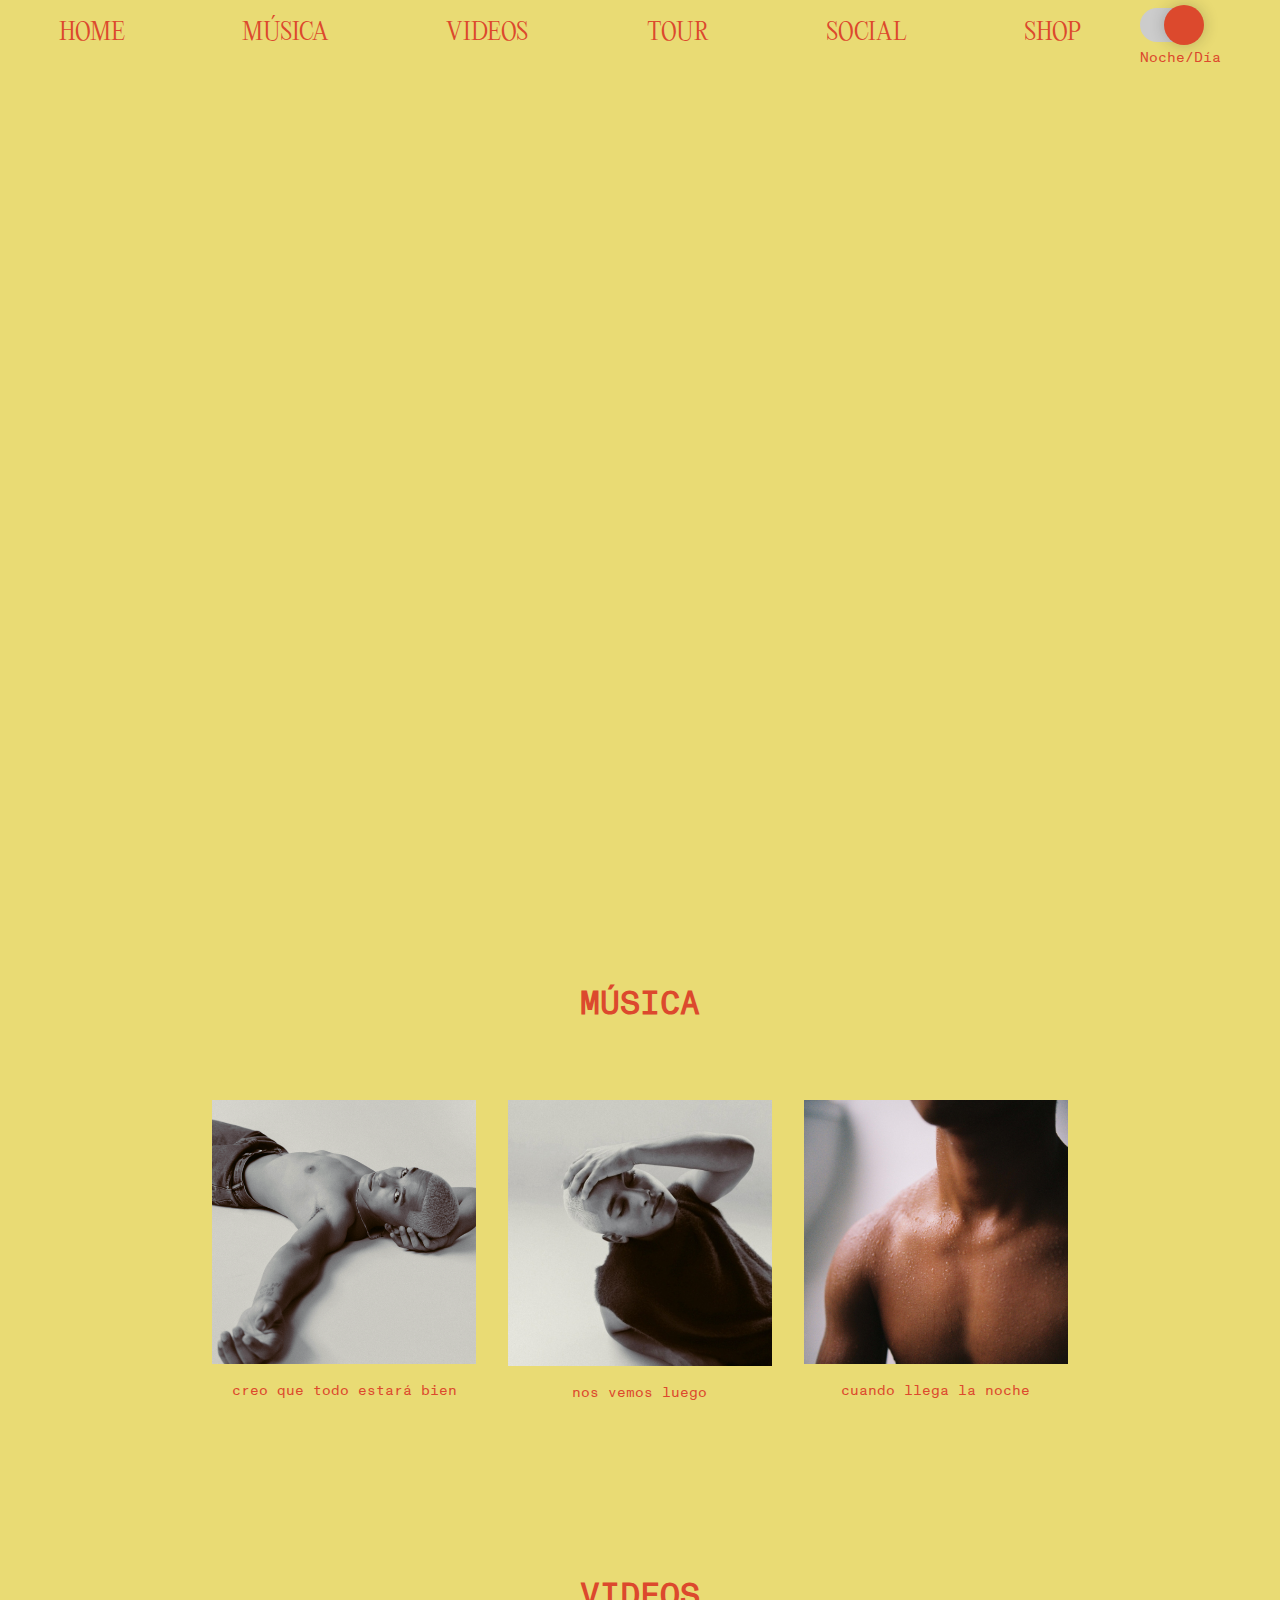
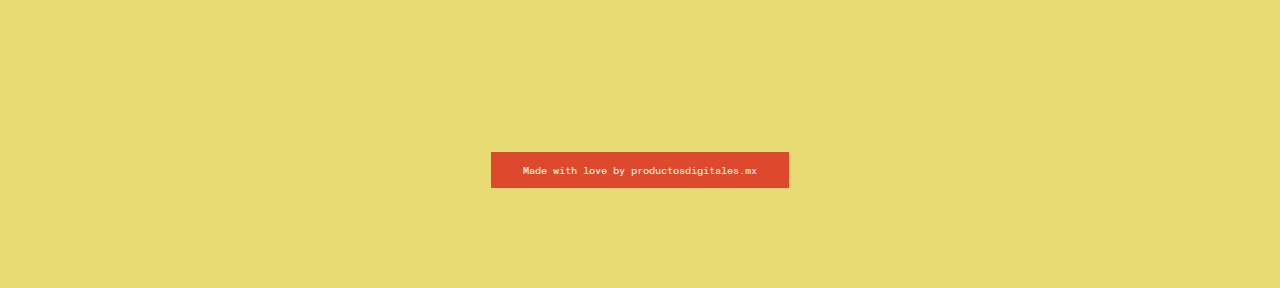
<file: index.html>
<!DOCTYPE html><!--  This site was created in Webflow. http://www.webflow.com  -->
<!--  Last Published: Tue Nov 30 2021 17:43:43 GMT+0000 (Coordinated Universal Time)  -->
<html data-wf-page="60fa00f20068beb6b74542f8" data-wf-site="60ef2adf5a32016364e40819">
<head>
  <meta charset="utf-8">
  <title>Gus</title>
  <meta content="width=device-width, initial-scale=1" name="viewport">
  <meta content="Webflow" name="generator">
  <link href="css/normalize.css" rel="stylesheet" type="text/css">
  <link href="css/webflow.css" rel="stylesheet" type="text/css">
  <link href="css/gus-50b7e5.webflow.css" rel="stylesheet" type="text/css">
  <style>@media (min-width:992px) {html.w-mod-js:not(.w-mod-ix) [data-w-id="3c3b97a3-ca54-61c8-0a9d-377acf93a6c1"] {display:none;opacity:0;}}</style>
  <!-- [if lt IE 9]><script src="https://cdnjs.cloudflare.com/ajax/libs/html5shiv/3.7.3/html5shiv.min.js" type="text/javascript"></script><![endif] -->
  <script type="text/javascript">!function(o,c){var n=c.documentElement,t=" w-mod-";n.className+=t+"js",("ontouchstart"in o||o.DocumentTouch&&c instanceof DocumentTouch)&&(n.className+=t+"touch")}(window,document);</script>
  <link href="images/favicon.png" rel="shortcut icon" type="image/x-icon">
  <link href="images/webclip.png" rel="apple-touch-icon">
  <!-- <link rel="stylesheet" href="https://cdnjs.cloudflare.com/ajax/libs/fullPage.js/3.0.5/fullpage.min.css"> -->
  <script id="mcjs">!function(c,h,i,m,p){m=c.createElement(h),p=c.getElementsByTagName(h)[0],m.async=1,m.src=i,p.parentNode.insertBefore(m,p)}(document,"script","https://chimpstatic.com/mcjs-connected/js/users/419f781f623e35b3ff30b172c/823702b47da792a2f560ef46c.js");</script>
</head>
<body class="body">
  <div>
    <div class="div-block-14">
      <div data-w-id="4307ee0e-a065-4727-8916-8bb52c017147" data-animation-type="lottie" data-src="documents/9811-loading.json" data-loop="1" data-direction="1" data-autoplay="1" data-is-ix2-target="0" data-renderer="svg" data-default-duration="3.3333333333333335" data-duration="2" class="lottie-animation"></div>
    </div>
    <div data-collapse="medium" data-animation="over-left" data-duration="400" data-easing="ease" data-easing2="ease" role="banner" class="navbar w-nav">
      <header class="bg_change">
        <nav role="navigation" class="nav_menu w-nav-menu"><img src="images/Artboard-23.svg" loading="lazy" alt="" class="logmob">
          <a href="#home" data-w-id="4307ee0e-a065-4727-8916-8bb52c01714c" class="nav_link w-nav-link">Home</a>
          <a href="#musica" data-w-id="4307ee0e-a065-4727-8916-8bb52c01714e" class="nav_link w-nav-link">Música</a>
          <a href="#video" data-w-id="4307ee0e-a065-4727-8916-8bb52c017150" class="nav_link w-nav-link">Videos</a>
          <a href="#tour" data-w-id="4307ee0e-a065-4727-8916-8bb52c017152" class="nav_link w-nav-link">Tour</a>
          <a href="#social" data-w-id="4307ee0e-a065-4727-8916-8bb52c017154" class="nav_link w-nav-link">Social</a>
          <a href="https://shop.gusmusica.com/" data-w-id="43b027e6-07ff-ba48-12cf-9ebb216aa1a4" target="_blank" class="nav_link w-nav-link">SHOP</a>
          <a href="#" class="nav_link hidden w-nav-link">Merch</a>
        </nav>
        <div class="ham w-nav-button">
          <div class="icon w-icon-nav-menu"></div>
        </div>
        <div class="div-block-15">
          <div class="html-embed-2 w-embed w-script">
            <html class="theme-light">
            <div class="container">
              <label id="switch" class="switch">
                <input type="checkbox" onchange="toggleTheme()" id="slider">
                <span class="slider round"></span>
              </label>
            </div>
            </html>
            <style>
.theme-light {
  --color-primary: #0060df;
  --color-secondary: #E9DB74;
  --color-accent: #DC492D;
  --font-color: #DC492D;
}
.theme-dark {
  --color-primary: #17ed90;
  --color-secondary: #000;
  --color-accent: #3d93ff;
  --font-color: #3d93ff;
}
.body,
.nav_menu,
.bg_change{
  background: var(--color-secondary) !important;
}
.pdmx_box{
  background: var(--color-accent) !important;
}
.tickets,
.button_ticket{
 border-color: var(--color-accent) !important;
}
.nav_link,
.heading_3,
.tickets,
.button_ticket,
.link_block,
.desc,
.ham,
.dianoche{
  color: var(--font-color) !important;
}
.theme-light .loglow{
filter: hue-rotate(164deg) brightness(.85);
}
.theme-dark .loglow{
filter: hue-rotate(0deg) brightness(1);
}
.theme-light .logmob{
filter: hue-rotate(164deg) brightness(.85);
}
.theme-dark .logmob{
filter: hue-rotate(0deg) brightness(1);
}
 .theme-dark  .nav_link.w--current{
     filter: drop-shadow(0px 0px 2px #ffffff80)
     drop-shadow(0px 0px 10px #3d93ff50)
      drop-shadow(0px 0px 20px #3d93ff10);}
       .theme-dark  .nav_link:hover{
     filter: drop-shadow(0px 0px 2px #ffffff80)
     drop-shadow(0px 0px 10px #3d93ff50)
      drop-shadow(0px 0px 20px #3d93ff10);}
       .theme-light .nav_link.w--current{
     filter: drop-shadow(0px 0px 2px #ffffff80)
     drop-shadow(0px 0px 10px #DC492D50)
      drop-shadow(0px 0px 20px #DC492D10);}
       .theme-light  .nav_link:hover{
     filter: drop-shadow(0px 0px 2px #ffffff80)
     drop-shadow(0px 0px 10px #DC492D50)
      drop-shadow(0px 0px 20px #DC492D10);}
/* The switch - the box around the slider */
.switch {
  position: relative;
  display: inline-block;
  width: 60px;
  height: 34px;
}
/* Hide default HTML checkbox */
.switch input {
  opacity: 0;
  width: 0;
  height: 0;
}
/* The slider */
.slider {
  position: absolute;
  cursor: pointer;
  top: 0;
  left: 0;
  right: 0;
  bottom: 0;
  background-color: #212121;
  -webkit-transition: 0.4s;
  transition: 0.4s;
}
.slider:before {
  position: absolute;
  content: "";
  height: 40px;
  width: 40px;
  left: 0px;
  bottom: 4px;
  top: 0;
  bottom: 0;
  margin: auto 0;
  -webkit-transition: 0.4s;
  transition: 0.4s;
  box-shadow: 0 0px 15px #2020203d;
  background: var(--color-accent) /*url('https://i.ibb.co/FxzBYR9/night.png')*/;
  background-repeat: no-repeat;
  background-position: center;
}
input:checked + .slider {
  background-color: #ccc;
}
input:focus + .slider {
  box-shadow: 0 0 1px #DC492D;
}
input:checked + .slider:before {
  -webkit-transform: translateX(24px);
  -ms-transform: translateX(24px);
  transform: translateX(24px);
  background: var(--color-accent) /*url('https://i.ibb.co/7JfqXxB/sunny.png')*/;
  background-repeat: no-repeat;
  background-position: center;
}
/* Rounded sliders */
.slider.round {
  border-radius: 34px;
}
.slider.round:before {
  border-radius: 50%;
}
</style>
            <script>
 // function to set a given theme/color-scheme
        function setTheme(themeName) {
            localStorage.setItem('theme', themeName);
            document.documentElement.className = themeName;
        }
        // function to toggle between light and dark theme
        function toggleTheme() {
            if (localStorage.getItem('theme') === 'theme-dark') {
                setTheme('theme-light');
            } else {
                setTheme('theme-dark');
            }
        }
        // Immediately invoked function to set the theme on initial load
        (function () {
            if (localStorage.getItem('theme') === 'theme-dark') {
                setTheme('theme-dark');
                document.getElementById('slider').checked = false;
            } else {
                setTheme('theme-light');
              document.getElementById('slider').checked = true;
            }
        })();
</script>
          </div>
          <div class="dianoche">Noche/Día</div>
        </div>
      </header>
    </div>
    <div id="fullPage">
      <header id="home" data-w-id="4307ee0e-a065-4727-8916-8bb52c01715f" style="opacity:0" class="section s1 wf-section">
        <div class="div-block-22">
          <div class="loglow w-embed"><svg width="100" height="auto" viewbox="0 0 930 350" fill="none" xmlns="http://www.w3.org/2000/svg">
              <path d="M932.247-692.9c-13.782,25.159-55.774,30.166-81.082,33.136-32.692,3.837-61.775-4.308-93.557-10.5-15.787-3.074-33.7-3.777-48.885,2.3-8.06,3.225-17.883,11.783-20.833,20.063-5.874,16.485,9.78,30.609,25.086,31.989,13.984,1.261,30.112-4.146,43.486-7.959,21.568-6.149,42.545-14.549,64.7-18.511,31.891-5.7,72,1.934,91.919,29.9,16.8,23.586,8.019,57.223-4.486,80.632-8.588,16.077-21.634,29.68-36.021,40.706-39.458,30.24-97.077,48.78-146.219,35.9-33.935-8.9-66.453-24.629-91.187-49.94-9.832-10.061-25.249-31.17-39.458-35.084-14.654-4.037-19.865,8.34-30.7,17.119-27.26,22.079-47.834,46.978-83.005,54.3-24.313,5.061-50.18.386-73.744-6.268-23.74-6.7-46.952-18.723-65.141-35.63-4.063-3.777-8.382-8.563-14.5-6.327-6.839,2.5-10.951,10.515-16.369,15.01-7.4,6.14-15.367,12.186-22.923,17.749a215.965,215.965,0,0,1-34.695,20.862C186.4-430.4,97.131-428.527,42.981-489.306,7.962-528.613,11.684-590.683,29.9-636.484c8.77-22.053,20.081-39.864,35.9-57.551,27.747-31.021,66.366-44.5,107.13-47.714s81.48,5.049,116.587,26.444c13.069,7.965,26.287,18.821,27.218,35.519.766,13.761-5.84,27.65-18.983,33.579-11.314,5.1-24.172,5.467-36.349,4.552-23.739-1.782-48.928-7.353-72.69-5.17-10.8.992-20.964,5.054-30.628,9.791-39.382,19.3-47.755,69.551-28.684,106.328,13.988,26.977,40.8,37.6,70.473,36.772a83.453,83.453,0,0,0,28.239-5.093A51.511,51.511,0,0,0,248-511.418c8.937-9.2,17.67-17.87,5.191-26.53-17.8-12.351-63.8-1.179-64.878-32.641-.359-10.467,10.571-18.329,19.763-20.823a73.709,73.709,0,0,1,31.187-1.067c9.663,1.635,19.169,4.389,29.03,4.577a111.067,111.067,0,0,0,46.113-9.1c9.145-4.02,17.818-9.3,28.051-9.914,18.087-1.076,35.177,10.117,46.114,23.721,11.75,14.617,25.859,33.556,46.636,33.573,22.259.018,44.788-12.523,62.675-24.783,26.2-17.958,53.488-37.776,87.467-31.272,23.76,4.548,44.773,18.2,67.572,25.623,31.485,10.249,54.8,19.327,89.4,37.078,13.884,7.124,33.171,22.724,50.629,15.465,7.78-3.242,9.943-10.525,6.452-17.808-5.872-12.248-28.1-19.189-40.193-23.273-52.976-17.893-145.453-14.189-162.275-81.912C589.2-681.633,595.613-714,624.221-732.34c28-17.949,61.71-16.43,93.249-12.144,28,3.806,55.072,14.17,83.587,13.951,28.829-.223,56.6-10.623,85.539-10.326,20.659.212,51.834,13.718,49.442,36.524A30.419,30.419,0,0,1,932.247-692.9Z" transform="translate(-16.321 747.259)" fill="#3d93ff"></path>
            </svg>
            <style>
svg {
  position: absolute; 
  z-index:99;
  top: 50%; 
  left: 50%; 
  transform: translate(-50%, -50%);
  width: 100% !important; 
  text-align:center;
  /*animation-name: animate;*/
  animation-duration: 0.8s;
  animation-iteration-count: infinite;
  animation-direction: alternate;
      filter: drop-shadow(0px 0px 1px #3d93ff)
    drop-shadow(0px 0px 3px #3d93ff)
    drop-shadow(0px 0px 20px #3d93ff50)
}
/*svg:hover {
  animation-name: animatex;
    filter: drop-shadow(0px 0px 3px #3d93ff)
    drop-shadow(0px 0px 6px #3d93ff)
    drop-shadow(0px 0px 30px #3d93ff50)
}*/
@keyframes animate {
  0% {
    filter: drop-shadow(0px 0px 1px #3d93ff)
    drop-shadow(0px 0px 3px #3d93ff)
    drop-shadow(0px 0px 20px #3d93ff50)
  }
  100% {
    filter: drop-shadow(0px 0px 3px #3d93ff)
    drop-shadow(0px 0px 6px #3d93ff)
    drop-shadow(0px 0px 30px #3d93ff50)
  }
}
@keyframes animatex {
  0% {
    filter: drop-shadow(0px 0px 1px #3d93ff)
    drop-shadow(0px 0px 6px #3d93ff)
    drop-shadow(0px 0px 30px #3d93ff10)
  }
  100% {
    filter: drop-shadow(0px 0px 3px #3d93ff)
    drop-shadow(0px 0px 10px #3d93ff)
    drop-shadow(0px 0px 60px #3d93ff10)
  }
}
</style>
          </div>
          <div data-w-id="3c3b97a3-ca54-61c8-0a9d-377acf93a6c1" class="loglow extra w-embed"><svg width="100" height="auto" viewbox="0 0 930 350" fill="none" xmlns="http://www.w3.org/2000/svg">
              <path d="M932.247-692.9c-13.782,25.159-55.774,30.166-81.082,33.136-32.692,3.837-61.775-4.308-93.557-10.5-15.787-3.074-33.7-3.777-48.885,2.3-8.06,3.225-17.883,11.783-20.833,20.063-5.874,16.485,9.78,30.609,25.086,31.989,13.984,1.261,30.112-4.146,43.486-7.959,21.568-6.149,42.545-14.549,64.7-18.511,31.891-5.7,72,1.934,91.919,29.9,16.8,23.586,8.019,57.223-4.486,80.632-8.588,16.077-21.634,29.68-36.021,40.706-39.458,30.24-97.077,48.78-146.219,35.9-33.935-8.9-66.453-24.629-91.187-49.94-9.832-10.061-25.249-31.17-39.458-35.084-14.654-4.037-19.865,8.34-30.7,17.119-27.26,22.079-47.834,46.978-83.005,54.3-24.313,5.061-50.18.386-73.744-6.268-23.74-6.7-46.952-18.723-65.141-35.63-4.063-3.777-8.382-8.563-14.5-6.327-6.839,2.5-10.951,10.515-16.369,15.01-7.4,6.14-15.367,12.186-22.923,17.749a215.965,215.965,0,0,1-34.695,20.862C186.4-430.4,97.131-428.527,42.981-489.306,7.962-528.613,11.684-590.683,29.9-636.484c8.77-22.053,20.081-39.864,35.9-57.551,27.747-31.021,66.366-44.5,107.13-47.714s81.48,5.049,116.587,26.444c13.069,7.965,26.287,18.821,27.218,35.519.766,13.761-5.84,27.65-18.983,33.579-11.314,5.1-24.172,5.467-36.349,4.552-23.739-1.782-48.928-7.353-72.69-5.17-10.8.992-20.964,5.054-30.628,9.791-39.382,19.3-47.755,69.551-28.684,106.328,13.988,26.977,40.8,37.6,70.473,36.772a83.453,83.453,0,0,0,28.239-5.093A51.511,51.511,0,0,0,248-511.418c8.937-9.2,17.67-17.87,5.191-26.53-17.8-12.351-63.8-1.179-64.878-32.641-.359-10.467,10.571-18.329,19.763-20.823a73.709,73.709,0,0,1,31.187-1.067c9.663,1.635,19.169,4.389,29.03,4.577a111.067,111.067,0,0,0,46.113-9.1c9.145-4.02,17.818-9.3,28.051-9.914,18.087-1.076,35.177,10.117,46.114,23.721,11.75,14.617,25.859,33.556,46.636,33.573,22.259.018,44.788-12.523,62.675-24.783,26.2-17.958,53.488-37.776,87.467-31.272,23.76,4.548,44.773,18.2,67.572,25.623,31.485,10.249,54.8,19.327,89.4,37.078,13.884,7.124,33.171,22.724,50.629,15.465,7.78-3.242,9.943-10.525,6.452-17.808-5.872-12.248-28.1-19.189-40.193-23.273-52.976-17.893-145.453-14.189-162.275-81.912C589.2-681.633,595.613-714,624.221-732.34c28-17.949,61.71-16.43,93.249-12.144,28,3.806,55.072,14.17,83.587,13.951,28.829-.223,56.6-10.623,85.539-10.326,20.659.212,51.834,13.718,49.442,36.524A30.419,30.419,0,0,1,932.247-692.9Z" transform="translate(-16.321 747.259)" fill="#3d93ff"></path>
            </svg>
            <style>
.extra svg {
      filter: drop-shadow(0px 0px 1px #ffffff90)
    drop-shadow(0px 0px 10px #3d93ff70)
    drop-shadow(0px 0px 60px #3d93ff)
}
</style>
          </div>
        </div>
        <div data-w-id="4307ee0e-a065-4727-8916-8bb52c017161" style="opacity:0" class="div-block-4">
          <a href="https://www.youtube.com/channel/UC3LKPoid1PPUbrUMcY3b0WQ" target="_blank" class="link_block w-inline-block">
            <div>Youtube</div>
          </a>
          <a href="https://open.spotify.com/artist/3tQrRoZiGXR5uMkaCYf8S4?si=0R8XAqyhS2aqYzt3iGq49A&amp;nd=1" target="_blank" class="link_block w-inline-block">
            <div>Spotify</div>
          </a>
          <a href="https://music.apple.com/us/artist/gus/1383590224" target="_blank" class="link_block w-inline-block">
            <div>Apple Music</div>
          </a>
          <a href="https://soundcloud.com/xxxgus" target="_blank" class="link_block w-inline-block">
            <div>Soundcloud</div>
          </a>
          <a href="https://twitter.com/gus_ou" target="_blank" class="link_block w-inline-block">
            <div>Twitter</div>
          </a>
        </div>
      </header>
      <section id="musica" class="section s2 wf-section">
        <div>
          <h2 class="heading_3">Música</h2>
          <div class="div-block-16">
            <a href="https://open.spotify.com/track/1s85LXbICacrdeMlFAG8st?si=78f9ab5ffa454f04" target="_blank" class="link-block w-inline-block">
              <div class="div-block-17"><img src="images/CQTEB_cover_final.png" loading="lazy" sizes="264px" srcset="images/CQTEB_cover_final-p-500.png 500w, images/CQTEB_cover_final.png 669w" alt="" class="image">
                <p class="desc">creo que todo estará bien<br></p>
                <div class="div-block-20">
                  <div class="div-block-21 spot5"></div>
                  <div class="div-block-21 spot4"></div>
                  <div class="div-block-21 spot3"></div>
                  <div class="div-block-21 spot2"></div>
                  <div class="div-block-21"></div>
                </div>
              </div>
            </a>
            <a href="https://open.spotify.com/track/6hoX6DIpRzVDZcB54dvx5j?si=IB4NDg2vSn--MR3_Xzglgg&amp;dl_branch=1" target="_blank" class="link-block w-inline-block">
              <div class="div-block-17"><img src="images/Screen-Shot-2021-09-27-at-10.20.02.jpg" loading="lazy" sizes="264px" srcset="images/Screen-Shot-2021-09-27-at-10.20.02-p-500.jpeg 500w, images/Screen-Shot-2021-09-27-at-10.20.02.jpg 708w" alt="" class="image">
                <p class="desc">nos vemos luego<br></p>
                <div class="div-block-20">
                  <div class="div-block-21 spot5"></div>
                  <div class="div-block-21 spot4"></div>
                  <div class="div-block-21 spot3"></div>
                  <div class="div-block-21 spot2"></div>
                  <div class="div-block-21"></div>
                </div>
              </div>
            </a>
            <a href="https://open.spotify.com/album/7sDuY9YxEf4X0eIUXnAw6K?si=pUZbEBmuQ3G6egk5YAPBwA" target="_blank" class="link-block w-inline-block">
              <div class="div-block-17"><img src="images/Gus-Paula-Cendejas--Yorghaki---cuando-llega-la-noche.jpg" loading="lazy" sizes="264px" srcset="images/Gus-Paula-Cendejas--Yorghaki---cuando-llega-la-noche.jpg 500w, images/Gus-Paula-Cendejas--Yorghaki---cuando-llega-la-noche.jpg 800w, images/Gus-Paula-Cendejas--Yorghaki---cuando-llega-la-noche.jpg 1080w, images/Gus-Paula-Cendejas--Yorghaki---cuando-llega-la-noche.jpg 1600w, images/Gus-Paula-Cendejas--Yorghaki---cuando-llega-la-noche.jpg 2000w, images/Gus-Paula-Cendejas--Yorghaki---cuando-llega-la-noche.jpg 2600w, images/Gus-Paula-Cendejas--Yorghaki---cuando-llega-la-noche.jpg 3000w" alt="" class="image">
                <p class="desc">cuando llega la noche<br></p>
                <div class="div-block-20">
                  <div class="div-block-21 spot5"></div>
                  <div class="div-block-21 spot4"></div>
                  <div class="div-block-21 spot3"></div>
                  <div class="div-block-21 spot2"></div>
                  <div class="div-block-21"></div>
                </div>
              </div>
            </a>
          </div>
        </div>
      </section>
      <section id="video" class="section s3 wf-section">
        <div class="div-block-5">
          <h2 class="heading_3">Videos</h2>
          <div style="padding-top:56.17021276595745%" class="video w-video w-embed"><iframe class="embedly-embed" src="https://cdn.embedly.com/widgets/media.html?src=https%3A%2F%2Fwww.youtube.com%2Fembed%2FjpRWFIk_iIg%3Ffeature%3Doembed&display_name=YouTube&url=https%3A%2F%2Fwww.youtube.com%2Fwatch%3Fv%3DjpRWFIk_iIg&image=https%3A%2F%2Fi.ytimg.com%2Fvi%2FjpRWFIk_iIg%2Fhqdefault.jpg&key=96f1f04c5f4143bcb0f2e68c87d65feb&type=text%2Fhtml&schema=youtube" scrolling="no" title="YouTube embed" frameborder="0" allow="autoplay; fullscreen" allowfullscreen="true"></iframe></div>
          <div style="padding-top:56.17021276595745%" class="video w-video w-embed"><iframe class="embedly-embed" src="https://cdn.embedly.com/widgets/media.html?src=https%3A%2F%2Fwww.youtube.com%2Fembed%2FmD-2yQilnW4%3Ffeature%3Doembed&display_name=YouTube&url=https%3A%2F%2Fwww.youtube.com%2Fwatch%3Fv%3DmD-2yQilnW4&image=https%3A%2F%2Fi.ytimg.com%2Fvi%2FmD-2yQilnW4%2Fhqdefault.jpg&key=96f1f04c5f4143bcb0f2e68c87d65feb&type=text%2Fhtml&schema=youtube" scrolling="no" title="YouTube embed" frameborder="0" allow="autoplay; fullscreen" allowfullscreen="true"></iframe></div>
        </div>
      </section>
      <section id="tour" data-w-id="4307ee0e-a065-4727-8916-8bb52c017187" style="opacity:0" class="section s4 wf-section">
        <div class="div-block-5">
          <h2 class="heading_3">Tour</h2>
          <div class="div-block-10">
            <div class="tickets">
              <div class="div-block-6">
                <h3 class="heading-2">Miami, FL</h3>
              </div>
              <div class="div-block-6">
                <div class="div-block-12">
                  <h4 class="heading">August 13, 2021 Fri<br></h4>
                  <h4 class="heading capital">Oak Garden</h4>
                </div>
              </div>
              <div class="div-block-6 right">
                <a href="http://seetickets.us/escalalittlejesus" target="_blank" class="button_ticket w-button">Get tickets</a>
              </div>
            </div>
            <div class="tickets">
              <div class="div-block-6">
                <h3 class="heading-2">Atlanta, GA</h3>
              </div>
              <div class="div-block-6">
                <div class="div-block-12">
                  <h4 class="heading">August 15, 2021 Sun</h4>
                  <h4 class="heading capital">Aisle 5</h4>
                </div>
              </div>
              <div class="div-block-6 right">
                <a href="https://www.seetickets.us/event/Little-Jesus/435876?ttc=1136991" target="_blank" class="button_ticket w-button">Get tickets</a>
              </div>
            </div>
            <div class="tickets">
              <div class="div-block-6">
                <h3 class="heading-2">Brooklyn, NY</h3>
              </div>
              <div class="div-block-6">
                <div class="div-block-12">
                  <h4 class="heading">August 17, 2021 Tue</h4>
                  <h4 class="heading capital">Elsewhere Rooftop</h4>
                </div>
              </div>
              <div class="div-block-6 right">
                <a href="https://link.dice.fm/CNCgCiRtegb" target="_blank" class="button_ticket w-button">Get tickets</a>
              </div>
            </div>
            <div class="tickets">
              <div class="div-block-6">
                <h3 class="heading-2">Washington, DC</h3>
              </div>
              <div class="div-block-6">
                <div class="div-block-12">
                  <h4 class="heading">August 18, 2021 Wed</h4>
                  <h4 class="heading capital">Songbyrd</h4>
                </div>
              </div>
              <div class="div-block-6 right">
                <a href="https://www.eventbrite.com/e/little-jesus-tickets-162807953973" target="_blank" class="button_ticket w-button">Get tickets</a>
              </div>
            </div>
            <div class="tickets">
              <div class="div-block-6">
                <h3 class="heading-2">Cleveland, OH</h3>
              </div>
              <div class="div-block-6">
                <div class="div-block-12">
                  <h4 class="heading">August 19, 2021 Thu</h4>
                  <h4 class="heading capital">Grog Shop</h4>
                </div>
              </div>
              <div class="div-block-6 right">
                <a href="https://www.eventbrite.com/e/little-jesus-wgus-tickets-163115261137" target="_blank" class="button_ticket w-button">Get tickets</a>
              </div>
            </div>
            <div class="tickets">
              <div class="div-block-6">
                <h3 class="heading-2">Indianapolis, IN</h3>
              </div>
              <div class="div-block-6">
                <div class="div-block-12">
                  <h4 class="heading">August 20, 2021 Fri</h4>
                  <h4 class="heading capital">Hi-Fi</h4>
                </div>
              </div>
              <div class="div-block-6 right">
                <a href="https://wl.seetickets.us/event/Little-JesusHI-FI/436260?afflky=HIFI" target="_blank" class="button_ticket w-button">Get tickets</a>
              </div>
            </div>
            <div class="tickets">
              <div class="div-block-6">
                <h3 class="heading-2">Houston, TX</h3>
              </div>
              <div class="div-block-6">
                <div class="div-block-12">
                  <h4 class="heading">August 24, 2021 Tue</h4>
                  <h4 class="heading capital">Hi-Fi</h4>
                </div>
              </div>
              <div class="div-block-6 right">
                <a href="https://wl.seetickets.us/event/Little-Jesus/435873?afflky=WhiteOakMusicHall" target="_blank" class="button_ticket w-button">Get tickets</a>
              </div>
            </div>
            <div class="tickets">
              <div class="div-block-6">
                <h3 class="heading-2">Austin, TX</h3>
              </div>
              <div class="div-block-6">
                <div class="div-block-12">
                  <h4 class="heading">August 25, 2021 Wed</h4>
                  <h4 class="heading capital">Parish</h4>
                </div>
              </div>
              <div class="div-block-6 right">
                <a href="https://www.prekindle.com/promo/id/531433527787496785" target="_blank" class="button_ticket w-button">Get tickets</a>
              </div>
            </div>
            <div class="tickets">
              <div class="div-block-6">
                <h3 class="heading-2">San Antonio, TX</h3>
              </div>
              <div class="div-block-6">
                <div class="div-block-12">
                  <h4 class="heading">August 26, 2021 Thu</h4>
                  <h4 class="heading capital">Paper Tiger</h4>
                </div>
              </div>
              <div class="div-block-6 right">
                <a href="https://www.seetickets.us/event/Little-Jesus/435884" target="_blank" class="button_ticket w-button">Get tickets</a>
              </div>
            </div>
            <div class="tickets">
              <div class="div-block-6">
                <h3 class="heading-2">McAllen, TX</h3>
              </div>
              <div class="div-block-6">
                <div class="div-block-12">
                  <h4 class="heading">August 27, 2021 Fri</h4>
                  <h4 class="heading capital">Gremlin</h4>
                </div>
              </div>
              <div class="div-block-6 right">
                <a href="https://www.eventbrite.com/e/little-jesus-tickets-163090330569" target="_blank" class="button_ticket w-button">Get tickets</a>
              </div>
            </div>
          </div>
        </div>
      </section>
      <section id="social" class="section s5 wf-section">
        <div class="div-block-5">
          <h2 class="heading_3">Social</h2>
          <div class="w-embed w-script">
            <div class="embedsocial-hashtag" data-ref="64a6187209cea8c33b62eabf94ae77b80092d18b"></div>
            <script>(function(d, s, id){var js; if (d.getElementById(id)) {return;} js = d.createElement(s); js.id = id; js.src = "https://embedsocial.com/cdn/ht.js"; d.getElementsByTagName("head")[0].appendChild(js);}(document, "script", "EmbedSocialHashtagScript"));</script>
            <!-- <div id="pixlee_container"></div><script type="text/javascript">window.PixleeAsyncInit = function() {Pixlee.init({apiKey:'2ij0F5OOKnmJhOL3_Lad'});Pixlee.addSimpleWidget({widgetId:'33861'});};</script><script src="https://instafeed.assets.pxlecdn.com/assets/pixlee_widget_1_0_0.js"></script> -->
          </div>
        </div>
      </section>
      <footer id="footer" class="section footer wf-section">
        <div>
          <div class="div-block-13"><img src="images/Artboard-23.svg" loading="lazy" alt="" class="footer_logo"></div>
          <a href="http://productosdigitales.mx" target="_blank" class="pdmx_box w-inline-block">
            <div class="text-block">Made with love by productosdigitales.mx</div>
          </a>
        </div>
      </footer>
    </div>
    <div class="fullpage w-embed w-script">
      <!-- <script src="https://cdnjs.cloudflare.com/ajax/libs/fullPage.js/3.0.5/fullpage.min.js"></script>
<style>
#fp-nav span {
    background: #3d93ff !important;
}
#fp-nav a.active span {
    background: #00000000 !important;
    border: 1px solid #55c3ff;
    box-shadow: 0px 0px 7px #55c3ff;
}
.fp-tooltip.fp-right {
    font-family: 'Monumentgrotesk mono' !important;
}
</style>
<script>
 new fullpage('#fullPage', {
 	autoScrolling:false,
  navigation:true,
  scrollingSpeed:1000,
  verticalCentered: false,
  scrollBar:true,
  showActiveTooltip:true,
  /*navigationTooltips:['Home','Música','Videos','Tour','Social','Contacto'],*/
 })
</script> -->
    </div>
    <div class="navglow w-embed">
      <style>
   .nav_link.w--current{
     filter: drop-shadow(0px 0px 2px #ffffff80)
     drop-shadow(0px 0px 10px #3d93ff50)
      drop-shadow(0px 0px 20px #3d93ff10);}
         .nav_link:hover{
     filter: drop-shadow(0px 0px 2px #ffffff80)
     drop-shadow(0px 0px 10px #3d93ff50)
      drop-shadow(0px 0px 20px #3d93ff10);}
    </style>
    </div>
    <div class="svg_path w-embed w-script">
      <!-- <svg viewBox="0 0 1920 600">
    <path id="our-text" d="M4707.251,6576.973c383.821-28.613,906.861-75,984.594-234.232s-168.072-402.852-422.956-204.881-9.626,478.525,322.056,476.132,908.842-72.742,1139.495-165.987" transform="translate(-4707.214 -6063.211)" fill="none" stroke="#707070" stroke-width="0"/>
  <text y="40" font-size="30"> 
    <textPath id="text-path"  href="#our-text" startOffset="1" fill="#0b1c31">
      Antes de acostarte Por favor déjame un ladito Dime que no Te olvidaste de ese rayito
    </textPath>
  </text>
</svg>
<script>
	var textPath = document.querySelector('#text-path')
function updateTextPathOffset(offset) {
	textPath.setAttribute('startOffset', offset)
}
function onScroll() {
	requestAnimationFrame(function() {
  	updateTextPathOffset(window.scrollY * 1)
  })
}
window.addEventListener('scroll', onScroll)
const titles = document.querySelectorAll('.anim')
observer = new IntersectionObserver((entries) => {
  entries.forEach(entry => {
    if(entry.isIntersecting == true) {
    	entry.target.classList.add('animate');
    } else {
    	entry.target.classList.remove('')
    }
  })
})
titles.forEach(title => {
	observer.observe(title)
})
</script> -->
    </div>
  </div>
  <script src="https://d3e54v103j8qbb.cloudfront.net/js/jquery-3.5.1.min.dc5e7f18c8.js?site=60ef2adf5a32016364e40819" type="text/javascript" integrity="sha256-9/aliU8dGd2tb6OSsuzixeV4y/faTqgFtohetphbbj0=" crossorigin="anonymous"></script>
  <script src="js/webflow.js" type="text/javascript"></script>
  <!-- [if lte IE 9]><script src="https://cdnjs.cloudflare.com/ajax/libs/placeholders/3.0.2/placeholders.min.js"></script><![endif] -->
</body>
</html>
</file>
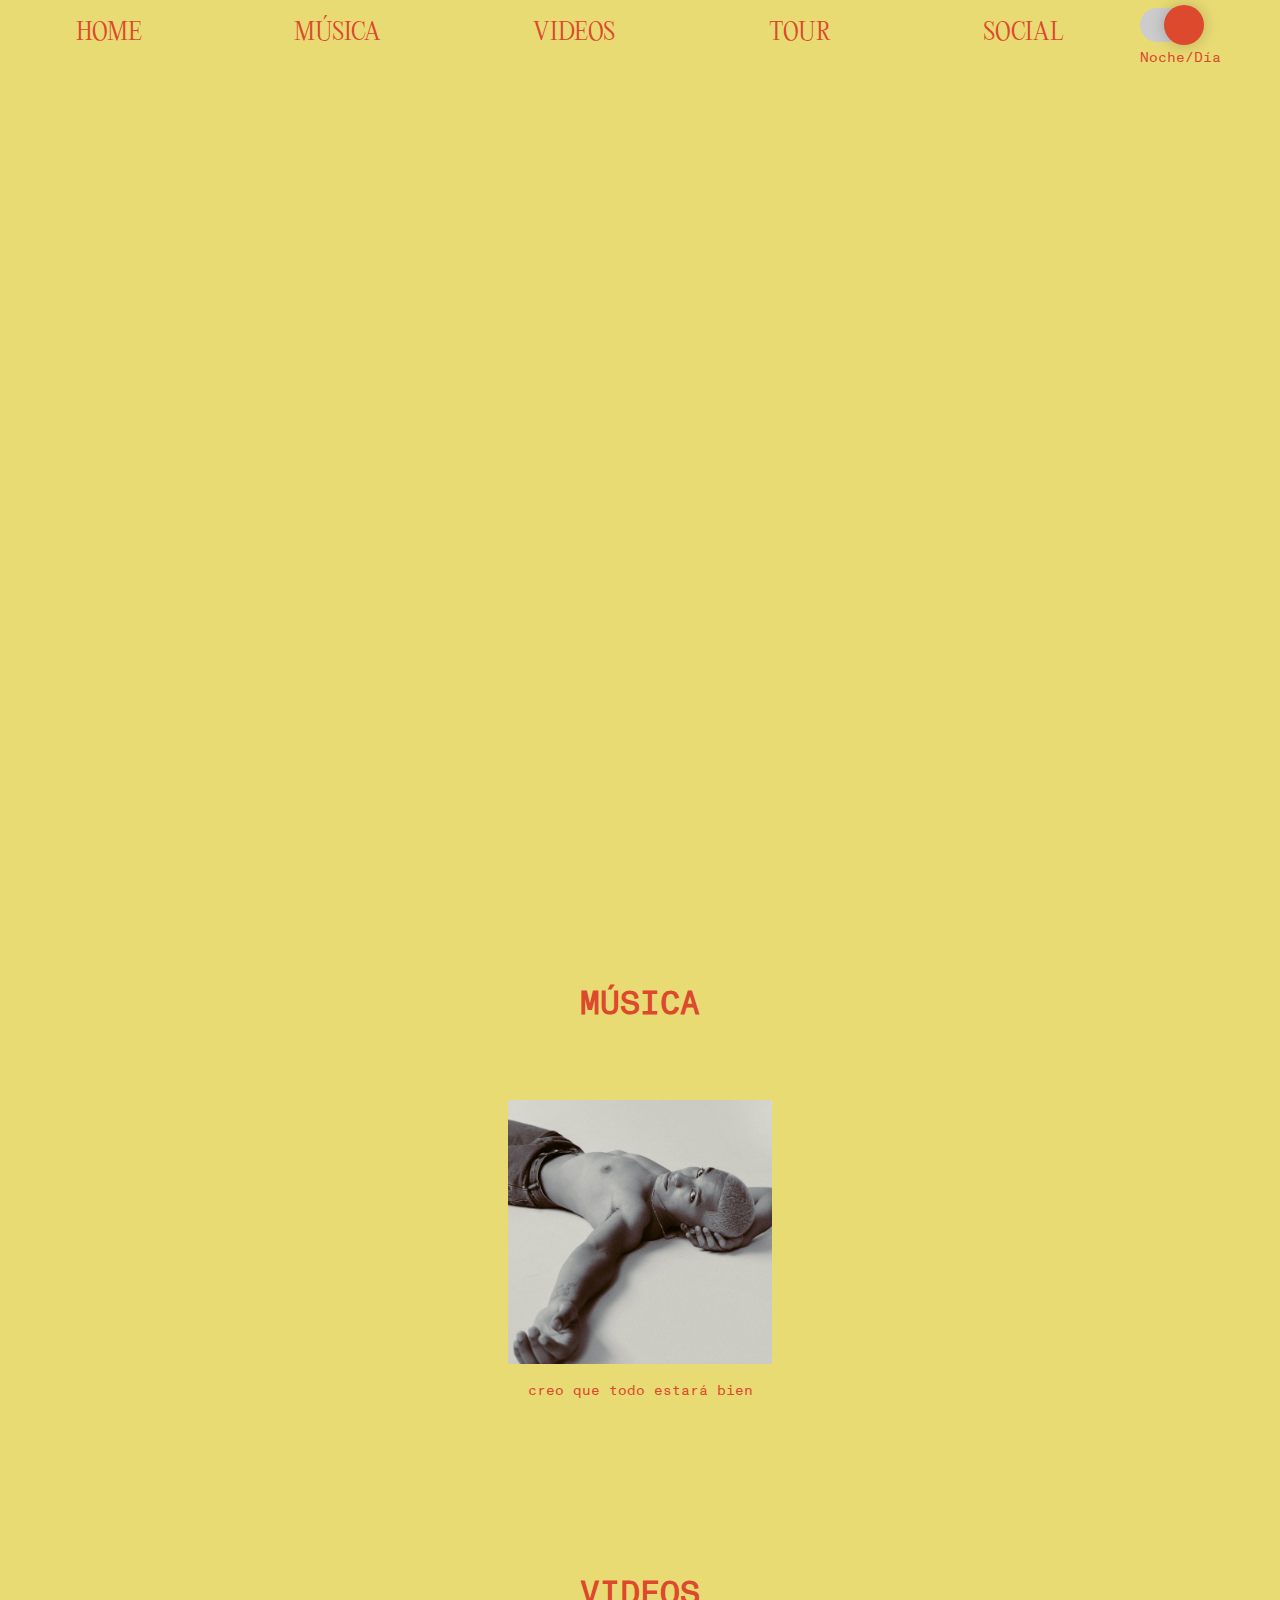
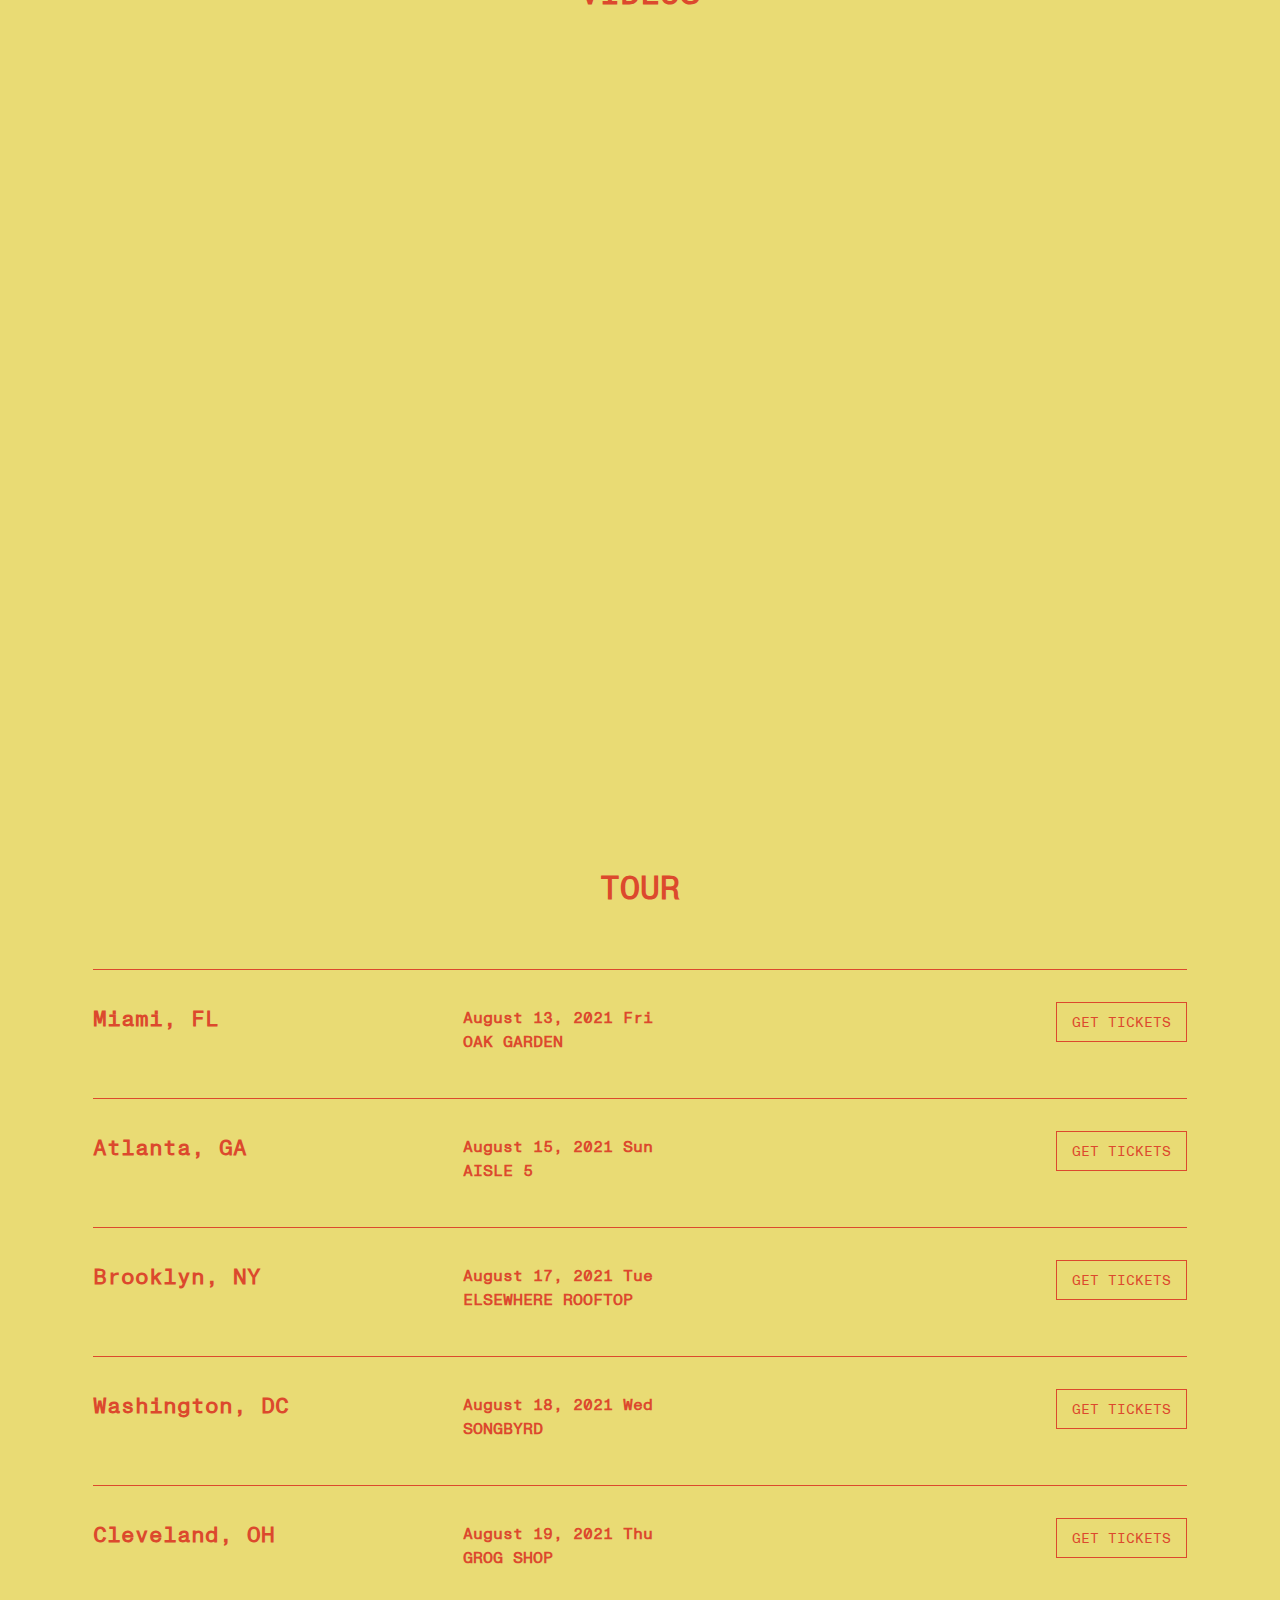
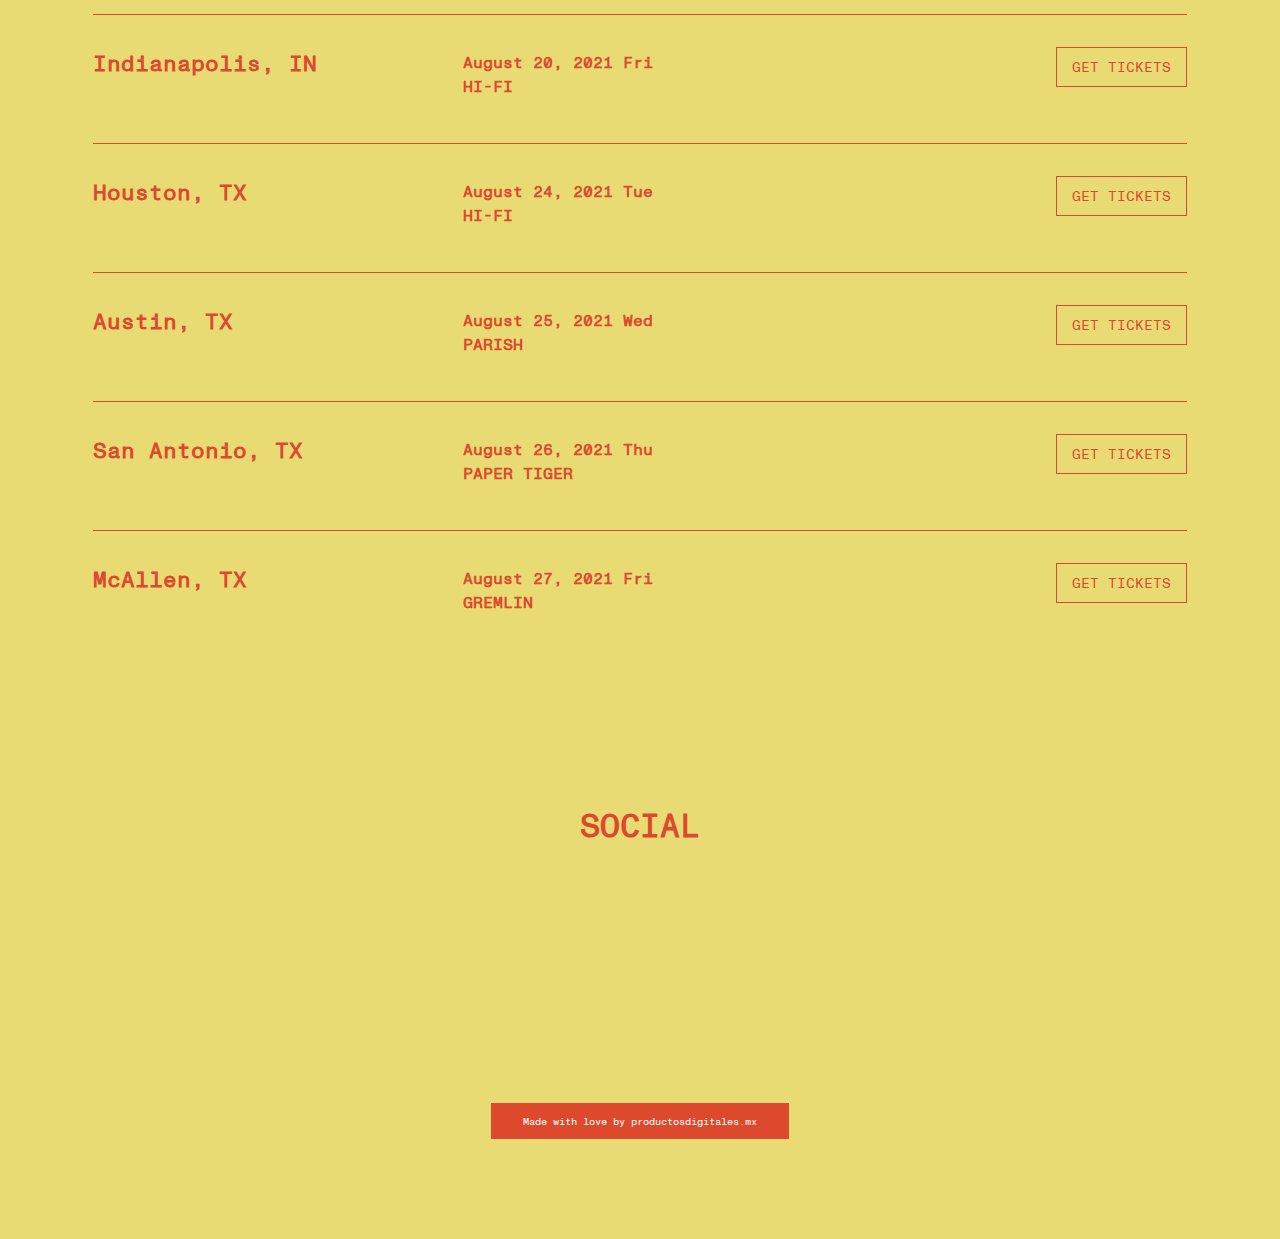
<file: old-home.html>
<!DOCTYPE html><!--  This site was created in Webflow. http://www.webflow.com  -->
<!--  Last Published: Tue Nov 30 2021 17:43:43 GMT+0000 (Coordinated Universal Time)  -->
<html data-wf-page="60ef2adf5a32019fe6e4081a" data-wf-site="60ef2adf5a32016364e40819">
<head>
  <meta charset="utf-8">
  <title>Gus</title>
  <meta content="Artista musical" name="description">
  <meta content="Gus" property="og:title">
  <meta content="Artista musical" property="og:description">
  <meta content="https://uploads-ssl.webflow.com/60ef2adf5a32016364e40819/6112fd2b57b3f87d78237ebe_Artboard%2023.png" property="og:image">
  <meta content="Gus" property="twitter:title">
  <meta content="Artista musical" property="twitter:description">
  <meta content="https://uploads-ssl.webflow.com/60ef2adf5a32016364e40819/6112fd2b57b3f87d78237ebe_Artboard%2023.png" property="twitter:image">
  <meta property="og:type" content="website">
  <meta content="summary_large_image" name="twitter:card">
  <meta content="width=device-width, initial-scale=1" name="viewport">
  <meta content="Webflow" name="generator">
  <link href="css/normalize.css" rel="stylesheet" type="text/css">
  <link href="css/webflow.css" rel="stylesheet" type="text/css">
  <link href="css/gus-50b7e5.webflow.css" rel="stylesheet" type="text/css">
  <!-- [if lt IE 9]><script src="https://cdnjs.cloudflare.com/ajax/libs/html5shiv/3.7.3/html5shiv.min.js" type="text/javascript"></script><![endif] -->
  <script type="text/javascript">!function(o,c){var n=c.documentElement,t=" w-mod-";n.className+=t+"js",("ontouchstart"in o||o.DocumentTouch&&c instanceof DocumentTouch)&&(n.className+=t+"touch")}(window,document);</script>
  <link href="images/favicon.png" rel="shortcut icon" type="image/x-icon">
  <link href="images/webclip.png" rel="apple-touch-icon">
  <!-- <link rel="stylesheet" href="https://cdnjs.cloudflare.com/ajax/libs/fullPage.js/3.0.5/fullpage.min.css"> -->
  <script id="mcjs">!function(c,h,i,m,p){m=c.createElement(h),p=c.getElementsByTagName(h)[0],m.async=1,m.src=i,p.parentNode.insertBefore(m,p)}(document,"script","https://chimpstatic.com/mcjs-connected/js/users/419f781f623e35b3ff30b172c/823702b47da792a2f560ef46c.js");</script>
</head>
<body class="body">
  <div>
    <div class="div-block-14">
      <div data-w-id="8566d3cd-4dae-c929-b994-eb56eb0005ab" data-animation-type="lottie" data-src="documents/9811-loading.json" data-loop="1" data-direction="1" data-autoplay="1" data-is-ix2-target="0" data-renderer="svg" data-default-duration="3.3333333333333335" data-duration="2" class="lottie-animation"></div>
    </div>
    <div data-collapse="medium" data-animation="over-left" data-duration="400" data-easing="ease" data-easing2="ease" role="banner" class="navbar w-nav">
      <header class="bg_change">
        <nav role="navigation" class="nav_menu w-nav-menu"><img src="images/Artboard-23.svg" loading="lazy" alt="" class="logmob">
          <a href="#home" class="nav_link w-nav-link">Home</a>
          <a href="#musica" class="nav_link w-nav-link">Música</a>
          <a href="#video" class="nav_link w-nav-link">Videos</a>
          <a href="#tour" class="nav_link w-nav-link">Tour</a>
          <a href="#social" class="nav_link w-nav-link">Social</a>
          <a href="#" class="nav_link hidden w-nav-link">Merch</a>
        </nav>
        <div class="ham w-nav-button">
          <div class="icon w-icon-nav-menu"></div>
        </div>
        <div class="div-block-15">
          <div class="html-embed-2 w-embed w-script">
            <html class="theme-light">
            <div class="container">
              <label id="switch" class="switch">
                <input type="checkbox" onchange="toggleTheme()" id="slider">
                <span class="slider round"></span>
              </label>
            </div>
            </html>
            <style>
.theme-light {
  --color-primary: #0060df;
  --color-secondary: #E9DB74;
  --color-accent: #DC492D;
  --font-color: #DC492D;
}
.theme-dark {
  --color-primary: #17ed90;
  --color-secondary: #000;
  --color-accent: #3d93ff;
  --font-color: #3d93ff;
}
.body,
.nav_menu,
.bg_change{
  background: var(--color-secondary) !important;
}
.pdmx_box{
  background: var(--color-accent) !important;
}
.tickets,
.button_ticket{
 border-color: var(--color-accent) !important;
}
.nav_link,
.heading_3,
.tickets,
.button_ticket,
.link_block,
.desc,
.ham,
.dianoche{
  color: var(--font-color) !important;
}
.theme-light .loglow{
filter: hue-rotate(164deg) brightness(.85);
}
.theme-dark .loglow{
filter: hue-rotate(0deg) brightness(1);
}
.theme-light .logmob{
filter: hue-rotate(164deg) brightness(.85);
}
.theme-dark .logmob{
filter: hue-rotate(0deg) brightness(1);
}
/* The switch - the box around the slider */
.switch {
  position: relative;
  display: inline-block;
  width: 60px;
  height: 34px;
}
/* Hide default HTML checkbox */
.switch input {
  opacity: 0;
  width: 0;
  height: 0;
}
/* The slider */
.slider {
  position: absolute;
  cursor: pointer;
  top: 0;
  left: 0;
  right: 0;
  bottom: 0;
  background-color: #212121;
  -webkit-transition: 0.4s;
  transition: 0.4s;
}
.slider:before {
  position: absolute;
  content: "";
  height: 40px;
  width: 40px;
  left: 0px;
  bottom: 4px;
  top: 0;
  bottom: 0;
  margin: auto 0;
  -webkit-transition: 0.4s;
  transition: 0.4s;
  box-shadow: 0 0px 15px #2020203d;
  background: var(--color-accent) /*url('https://i.ibb.co/FxzBYR9/night.png')*/;
  background-repeat: no-repeat;
  background-position: center;
}
input:checked + .slider {
  background-color: #ccc;
}
input:focus + .slider {
  box-shadow: 0 0 1px #DC492D;
}
input:checked + .slider:before {
  -webkit-transform: translateX(24px);
  -ms-transform: translateX(24px);
  transform: translateX(24px);
  background: var(--color-accent) /*url('https://i.ibb.co/7JfqXxB/sunny.png')*/;
  background-repeat: no-repeat;
  background-position: center;
}
/* Rounded sliders */
.slider.round {
  border-radius: 34px;
}
.slider.round:before {
  border-radius: 50%;
}
</style>
            <script>
 // function to set a given theme/color-scheme
        function setTheme(themeName) {
            localStorage.setItem('theme', themeName);
            document.documentElement.className = themeName;
        }
        // function to toggle between light and dark theme
        function toggleTheme() {
            if (localStorage.getItem('theme') === 'theme-dark') {
                setTheme('theme-light');
            } else {
                setTheme('theme-dark');
            }
        }
        // Immediately invoked function to set the theme on initial load
        (function () {
            if (localStorage.getItem('theme') === 'theme-dark') {
                setTheme('theme-dark');
                document.getElementById('slider').checked = false;
            } else {
                setTheme('theme-light');
              document.getElementById('slider').checked = true;
            }
        })();
</script>
          </div>
          <div class="dianoche">Noche/Día</div>
        </div>
      </header>
    </div>
    <div id="fullPage">
      <header id="home" data-w-id="4e308e72-49d7-0b45-3213-c9451e809729" style="opacity:0" class="section s1 wf-section">
        <div class="loglow w-embed"><svg width="100" height="auto" viewbox="0 0 930 350" fill="none" xmlns="http://www.w3.org/2000/svg">
            <path d="M932.247-692.9c-13.782,25.159-55.774,30.166-81.082,33.136-32.692,3.837-61.775-4.308-93.557-10.5-15.787-3.074-33.7-3.777-48.885,2.3-8.06,3.225-17.883,11.783-20.833,20.063-5.874,16.485,9.78,30.609,25.086,31.989,13.984,1.261,30.112-4.146,43.486-7.959,21.568-6.149,42.545-14.549,64.7-18.511,31.891-5.7,72,1.934,91.919,29.9,16.8,23.586,8.019,57.223-4.486,80.632-8.588,16.077-21.634,29.68-36.021,40.706-39.458,30.24-97.077,48.78-146.219,35.9-33.935-8.9-66.453-24.629-91.187-49.94-9.832-10.061-25.249-31.17-39.458-35.084-14.654-4.037-19.865,8.34-30.7,17.119-27.26,22.079-47.834,46.978-83.005,54.3-24.313,5.061-50.18.386-73.744-6.268-23.74-6.7-46.952-18.723-65.141-35.63-4.063-3.777-8.382-8.563-14.5-6.327-6.839,2.5-10.951,10.515-16.369,15.01-7.4,6.14-15.367,12.186-22.923,17.749a215.965,215.965,0,0,1-34.695,20.862C186.4-430.4,97.131-428.527,42.981-489.306,7.962-528.613,11.684-590.683,29.9-636.484c8.77-22.053,20.081-39.864,35.9-57.551,27.747-31.021,66.366-44.5,107.13-47.714s81.48,5.049,116.587,26.444c13.069,7.965,26.287,18.821,27.218,35.519.766,13.761-5.84,27.65-18.983,33.579-11.314,5.1-24.172,5.467-36.349,4.552-23.739-1.782-48.928-7.353-72.69-5.17-10.8.992-20.964,5.054-30.628,9.791-39.382,19.3-47.755,69.551-28.684,106.328,13.988,26.977,40.8,37.6,70.473,36.772a83.453,83.453,0,0,0,28.239-5.093A51.511,51.511,0,0,0,248-511.418c8.937-9.2,17.67-17.87,5.191-26.53-17.8-12.351-63.8-1.179-64.878-32.641-.359-10.467,10.571-18.329,19.763-20.823a73.709,73.709,0,0,1,31.187-1.067c9.663,1.635,19.169,4.389,29.03,4.577a111.067,111.067,0,0,0,46.113-9.1c9.145-4.02,17.818-9.3,28.051-9.914,18.087-1.076,35.177,10.117,46.114,23.721,11.75,14.617,25.859,33.556,46.636,33.573,22.259.018,44.788-12.523,62.675-24.783,26.2-17.958,53.488-37.776,87.467-31.272,23.76,4.548,44.773,18.2,67.572,25.623,31.485,10.249,54.8,19.327,89.4,37.078,13.884,7.124,33.171,22.724,50.629,15.465,7.78-3.242,9.943-10.525,6.452-17.808-5.872-12.248-28.1-19.189-40.193-23.273-52.976-17.893-145.453-14.189-162.275-81.912C589.2-681.633,595.613-714,624.221-732.34c28-17.949,61.71-16.43,93.249-12.144,28,3.806,55.072,14.17,83.587,13.951,28.829-.223,56.6-10.623,85.539-10.326,20.659.212,51.834,13.718,49.442,36.524A30.419,30.419,0,0,1,932.247-692.9Z" transform="translate(-16.321 747.259)" fill="#3d93ff"></path>
          </svg>
          <style>
svg {
  position: absolute; 
  z-index:99;
  top: 50%; 
  left: 50%; 
  transform: translate(-50%, -50%);
  width: 100% !important; 
  text-align:center;
  /*animation-name: animate;*/
  animation-duration: 0.8s;
  animation-iteration-count: infinite;
  animation-direction: alternate;
      filter: drop-shadow(0px 0px 1px #3d93ff)
    drop-shadow(0px 0px 3px #3d93ff)
    drop-shadow(0px 0px 20px #3d93ff50)
}
svg:hover {
  /*animation-name: animatex;*/
    filter: drop-shadow(0px 0px 3px #3d93ff)
    drop-shadow(0px 0px 6px #3d93ff)
    drop-shadow(0px 0px 30px #3d93ff50)
}
@keyframes animate {
  0% {
    filter: drop-shadow(0px 0px 1px #3d93ff)
    drop-shadow(0px 0px 3px #3d93ff)
    drop-shadow(0px 0px 20px #3d93ff50)
  }
  100% {
    filter: drop-shadow(0px 0px 3px #3d93ff)
    drop-shadow(0px 0px 6px #3d93ff)
    drop-shadow(0px 0px 30px #3d93ff50)
  }
}
@keyframes animatex {
  0% {
    filter: drop-shadow(0px 0px 1px #3d93ff)
    drop-shadow(0px 0px 6px #3d93ff)
    drop-shadow(0px 0px 30px #3d93ff10)
  }
  100% {
    filter: drop-shadow(0px 0px 3px #3d93ff)
    drop-shadow(0px 0px 10px #3d93ff)
    drop-shadow(0px 0px 60px #3d93ff10)
  }
}
</style>
        </div>
        <div data-w-id="77d93e7c-4852-2642-479d-96eadfdcd90b" style="opacity:0" class="div-block-4">
          <a href="https://www.youtube.com/channel/UC3LKPoid1PPUbrUMcY3b0WQ" target="_blank" class="link_block w-inline-block">
            <div>Youtube</div>
          </a>
          <a href="https://open.spotify.com/artist/3tQrRoZiGXR5uMkaCYf8S4?si=0R8XAqyhS2aqYzt3iGq49A&amp;nd=1" target="_blank" class="link_block w-inline-block">
            <div>Spotify</div>
          </a>
          <a href="https://music.apple.com/us/artist/gus/1383590224" target="_blank" class="link_block w-inline-block">
            <div>Apple Music</div>
          </a>
          <a href="https://soundcloud.com/xxxgus" target="_blank" class="link_block w-inline-block">
            <div>Soundcloud</div>
          </a>
          <a href="https://twitter.com/gus_ou" target="_blank" class="link_block w-inline-block">
            <div>Twitter</div>
          </a>
        </div>
      </header>
      <section id="musica" class="section s2 wf-section">
        <div>
          <h2 class="heading_3">Música</h2>
          <div class="div-block-16">
            <a href="#" class="link-block w-inline-block">
              <div class="div-block-17"><img src="images/CQTEB_cover_final.png" loading="lazy" sizes="100vw" srcset="images/CQTEB_cover_final-p-500.png 500w, images/CQTEB_cover_final.png 669w" alt="" class="image">
                <p class="desc">creo que todo estará bien<br></p>
                <div class="div-block-20">
                  <div class="div-block-21 spot5"></div>
                  <div class="div-block-21 spot4"></div>
                  <div class="div-block-21 spot3"></div>
                  <div class="div-block-21 spot2"></div>
                  <div class="div-block-21"></div>
                </div>
              </div>
            </a>
          </div>
        </div>
      </section>
      <section id="video" class="section s3 wf-section">
        <div class="div-block-5">
          <h2 class="heading_3">Videos</h2>
          <div style="padding-top:56.17021276595745%" class="video w-video w-embed"><iframe class="embedly-embed" src="https://cdn.embedly.com/widgets/media.html?src=https%3A%2F%2Fwww.youtube.com%2Fembed%2FA9VCqso456s%3Ffeature%3Doembed&display_name=YouTube&url=https%3A%2F%2Fwww.youtube.com%2Fwatch%3Fv%3DA9VCqso456s&image=https%3A%2F%2Fi.ytimg.com%2Fvi%2FA9VCqso456s%2Fhqdefault.jpg&key=96f1f04c5f4143bcb0f2e68c87d65feb&type=text%2Fhtml&schema=youtube" scrolling="no" title="YouTube embed" frameborder="0" allow="autoplay; fullscreen" allowfullscreen="true"></iframe></div>
        </div>
      </section>
      <section id="tour" class="section s4 wf-section">
        <div class="div-block-5">
          <h2 class="heading_3">Tour</h2>
          <div class="div-block-10">
            <div class="tickets">
              <div class="div-block-6">
                <h3 class="heading-2">Miami, FL</h3>
              </div>
              <div class="div-block-6">
                <div class="div-block-12">
                  <h4 class="heading">August 13, 2021 Fri<br></h4>
                  <h4 class="heading capital">Oak Garden</h4>
                </div>
              </div>
              <div class="div-block-6 right">
                <a href="http://seetickets.us/escalalittlejesus" target="_blank" class="button_ticket w-button">Get tickets</a>
              </div>
            </div>
            <div class="tickets">
              <div class="div-block-6">
                <h3 class="heading-2">Atlanta, GA</h3>
              </div>
              <div class="div-block-6">
                <div class="div-block-12">
                  <h4 class="heading">August 15, 2021 Sun</h4>
                  <h4 class="heading capital">Aisle 5</h4>
                </div>
              </div>
              <div class="div-block-6 right">
                <a href="https://www.seetickets.us/event/Little-Jesus/435876?ttc=1136991" target="_blank" class="button_ticket w-button">Get tickets</a>
              </div>
            </div>
            <div class="tickets">
              <div class="div-block-6">
                <h3 class="heading-2">Brooklyn, NY</h3>
              </div>
              <div class="div-block-6">
                <div class="div-block-12">
                  <h4 class="heading">August 17, 2021 Tue</h4>
                  <h4 class="heading capital">Elsewhere Rooftop</h4>
                </div>
              </div>
              <div class="div-block-6 right">
                <a href="https://link.dice.fm/CNCgCiRtegb" target="_blank" class="button_ticket w-button">Get tickets</a>
              </div>
            </div>
            <div class="tickets">
              <div class="div-block-6">
                <h3 class="heading-2">Washington, DC</h3>
              </div>
              <div class="div-block-6">
                <div class="div-block-12">
                  <h4 class="heading">August 18, 2021 Wed</h4>
                  <h4 class="heading capital">Songbyrd</h4>
                </div>
              </div>
              <div class="div-block-6 right">
                <a href="https://www.eventbrite.com/e/little-jesus-tickets-162807953973" target="_blank" class="button_ticket w-button">Get tickets</a>
              </div>
            </div>
            <div class="tickets">
              <div class="div-block-6">
                <h3 class="heading-2">Cleveland, OH</h3>
              </div>
              <div class="div-block-6">
                <div class="div-block-12">
                  <h4 class="heading">August 19, 2021 Thu</h4>
                  <h4 class="heading capital">Grog Shop</h4>
                </div>
              </div>
              <div class="div-block-6 right">
                <a href="https://www.eventbrite.com/e/little-jesus-wgus-tickets-163115261137" target="_blank" class="button_ticket w-button">Get tickets</a>
              </div>
            </div>
            <div class="tickets">
              <div class="div-block-6">
                <h3 class="heading-2">Indianapolis, IN</h3>
              </div>
              <div class="div-block-6">
                <div class="div-block-12">
                  <h4 class="heading">August 20, 2021 Fri</h4>
                  <h4 class="heading capital">Hi-Fi</h4>
                </div>
              </div>
              <div class="div-block-6 right">
                <a href="https://wl.seetickets.us/event/Little-JesusHI-FI/436260?afflky=HIFI" target="_blank" class="button_ticket w-button">Get tickets</a>
              </div>
            </div>
            <div class="tickets">
              <div class="div-block-6">
                <h3 class="heading-2">Houston, TX</h3>
              </div>
              <div class="div-block-6">
                <div class="div-block-12">
                  <h4 class="heading">August 24, 2021 Tue</h4>
                  <h4 class="heading capital">Hi-Fi</h4>
                </div>
              </div>
              <div class="div-block-6 right">
                <a href="https://wl.seetickets.us/event/Little-Jesus/435873?afflky=WhiteOakMusicHall" target="_blank" class="button_ticket w-button">Get tickets</a>
              </div>
            </div>
            <div class="tickets">
              <div class="div-block-6">
                <h3 class="heading-2">Austin, TX</h3>
              </div>
              <div class="div-block-6">
                <div class="div-block-12">
                  <h4 class="heading">August 25, 2021 Wed</h4>
                  <h4 class="heading capital">Parish</h4>
                </div>
              </div>
              <div class="div-block-6 right">
                <a href="https://www.prekindle.com/promo/id/531433527787496785" target="_blank" class="button_ticket w-button">Get tickets</a>
              </div>
            </div>
            <div class="tickets">
              <div class="div-block-6">
                <h3 class="heading-2">San Antonio, TX</h3>
              </div>
              <div class="div-block-6">
                <div class="div-block-12">
                  <h4 class="heading">August 26, 2021 Thu</h4>
                  <h4 class="heading capital">Paper Tiger</h4>
                </div>
              </div>
              <div class="div-block-6 right">
                <a href="https://www.seetickets.us/event/Little-Jesus/435884" target="_blank" class="button_ticket w-button">Get tickets</a>
              </div>
            </div>
            <div class="tickets">
              <div class="div-block-6">
                <h3 class="heading-2">McAllen, TX</h3>
              </div>
              <div class="div-block-6">
                <div class="div-block-12">
                  <h4 class="heading">August 27, 2021 Fri</h4>
                  <h4 class="heading capital">Gremlin</h4>
                </div>
              </div>
              <div class="div-block-6 right">
                <a href="https://www.eventbrite.com/e/little-jesus-tickets-163090330569" target="_blank" class="button_ticket w-button">Get tickets</a>
              </div>
            </div>
          </div>
        </div>
      </section>
      <section id="social" class="section s5 wf-section">
        <div class="div-block-5">
          <h2 class="heading_3">Social</h2>
          <div class="w-embed w-script">
            <div class="embedsocial-hashtag" data-ref="64a6187209cea8c33b62eabf94ae77b80092d18b"></div>
            <script>(function(d, s, id){var js; if (d.getElementById(id)) {return;} js = d.createElement(s); js.id = id; js.src = "https://embedsocial.com/cdn/ht.js"; d.getElementsByTagName("head")[0].appendChild(js);}(document, "script", "EmbedSocialHashtagScript"));</script>
            <!-- <div id="pixlee_container"></div><script type="text/javascript">window.PixleeAsyncInit = function() {Pixlee.init({apiKey:'2ij0F5OOKnmJhOL3_Lad'});Pixlee.addSimpleWidget({widgetId:'33861'});};</script><script src="https://instafeed.assets.pxlecdn.com/assets/pixlee_widget_1_0_0.js"></script> -->
          </div>
        </div>
      </section>
      <footer id="footer" class="section footer wf-section">
        <div>
          <div class="div-block-13"><img src="images/Artboard-23.svg" loading="lazy" alt="" class="footer_logo"></div>
          <a href="#" class="pdmx_box w-inline-block">
            <div class="text-block">Made with love by productosdigitales.mx</div>
          </a>
        </div>
      </footer>
    </div>
    <div class="fullpage w-embed w-script">
      <!-- <script src="https://cdnjs.cloudflare.com/ajax/libs/fullPage.js/3.0.5/fullpage.min.js"></script>
<style>
#fp-nav span {
    background: #3d93ff !important;
}
#fp-nav a.active span {
    background: #00000000 !important;
    border: 1px solid #55c3ff;
    box-shadow: 0px 0px 7px #55c3ff;
}
.fp-tooltip.fp-right {
    font-family: 'Monumentgrotesk mono' !important;
}
</style>
<script>
 new fullpage('#fullPage', {
 	autoScrolling:false,
  navigation:true,
  scrollingSpeed:1000,
  verticalCentered: false,
  scrollBar:true,
  showActiveTooltip:true,
  /*navigationTooltips:['Home','Música','Videos','Tour','Social','Contacto'],*/
 })
</script> -->
    </div>
    <div class="navglow w-embed">
      <style>
   .nav_link.w--current{
     filter: drop-shadow(0px 0px 2px #ffffff80)
     drop-shadow(0px 0px 10px #3d93ff50)
      drop-shadow(0px 0px 20px #3d93ff10);}
         .nav_link:hover{
     filter: drop-shadow(0px 0px 2px #ffffff80)
     drop-shadow(0px 0px 10px #3d93ff50)
      drop-shadow(0px 0px 20px #3d93ff10);}
    </style>
    </div>
    <div class="svg_path w-embed w-script">
      <!-- <svg viewBox="0 0 1920 600">
    <path id="our-text" d="M4707.251,6576.973c383.821-28.613,906.861-75,984.594-234.232s-168.072-402.852-422.956-204.881-9.626,478.525,322.056,476.132,908.842-72.742,1139.495-165.987" transform="translate(-4707.214 -6063.211)" fill="none" stroke="#707070" stroke-width="0"/>
  <text y="40" font-size="30"> 
    <textPath id="text-path"  href="#our-text" startOffset="1" fill="#0b1c31">
      Antes de acostarte Por favor déjame un ladito Dime que no Te olvidaste de ese rayito
    </textPath>
  </text>
</svg>
<script>
	var textPath = document.querySelector('#text-path')
function updateTextPathOffset(offset) {
	textPath.setAttribute('startOffset', offset)
}
function onScroll() {
	requestAnimationFrame(function() {
  	updateTextPathOffset(window.scrollY * 1)
  })
}
window.addEventListener('scroll', onScroll)
const titles = document.querySelectorAll('.anim')
observer = new IntersectionObserver((entries) => {
  entries.forEach(entry => {
    if(entry.isIntersecting == true) {
    	entry.target.classList.add('animate');
    } else {
    	entry.target.classList.remove('')
    }
  })
})
titles.forEach(title => {
	observer.observe(title)
})
</script> -->
    </div>
  </div>
  <script src="https://d3e54v103j8qbb.cloudfront.net/js/jquery-3.5.1.min.dc5e7f18c8.js?site=60ef2adf5a32016364e40819" type="text/javascript" integrity="sha256-9/aliU8dGd2tb6OSsuzixeV4y/faTqgFtohetphbbj0=" crossorigin="anonymous"></script>
  <script src="js/webflow.js" type="text/javascript"></script>
  <!-- [if lte IE 9]><script src="https://cdnjs.cloudflare.com/ajax/libs/placeholders/3.0.2/placeholders.min.js"></script><![endif] -->
  <style>
 :focus {
        outline: 0px solid red;
    }
</style>
</body>
</html>
</file>
<file: css/webflow.css>
@font-face {
  font-family: 'webflow-icons';
  src: url("[data-uri]") format('truetype');
  font-weight: normal;
  font-style: normal;
}
[class^="w-icon-"],
[class*=" w-icon-"] {
  /* use !important to prevent issues with browser extensions that change fonts */
  font-family: 'webflow-icons' !important;
  speak: none;
  font-style: normal;
  font-weight: normal;
  font-variant: normal;
  text-transform: none;
  line-height: 1;
  /* Better Font Rendering =========== */
  -webkit-font-smoothing: antialiased;
  -moz-osx-font-smoothing: grayscale;
}
.w-icon-slider-right:before {
  content: "\e600";
}
.w-icon-slider-left:before {
  content: "\e601";
}
.w-icon-nav-menu:before {
  content: "\e602";
}
.w-icon-arrow-down:before,
.w-icon-dropdown-toggle:before {
  content: "\e603";
}
.w-icon-file-upload-remove:before {
  content: "\e900";
}
.w-icon-file-upload-icon:before {
  content: "\e903";
}
* {
  -webkit-box-sizing: border-box;
  -moz-box-sizing: border-box;
  box-sizing: border-box;
}
html {
  height: 100%;
}
body {
  margin: 0;
  min-height: 100%;
  background-color: #fff;
  font-family: Arial, sans-serif;
  font-size: 14px;
  line-height: 20px;
  color: #333;
}
img {
  max-width: 100%;
  vertical-align: middle;
  display: inline-block;
}
html.w-mod-touch * {
  background-attachment: scroll !important;
}
.w-block {
  display: block;
}
.w-inline-block {
  max-width: 100%;
  display: inline-block;
}
.w-clearfix:before,
.w-clearfix:after {
  content: " ";
  display: table;
  grid-column-start: 1;
  grid-row-start: 1;
  grid-column-end: 2;
  grid-row-end: 2;
}
.w-clearfix:after {
  clear: both;
}
.w-hidden {
  display: none;
}
.w-button {
  display: inline-block;
  padding: 9px 15px;
  background-color: #3898EC;
  color: white;
  border: 0;
  line-height: inherit;
  text-decoration: none;
  cursor: pointer;
  border-radius: 0;
}
input.w-button {
  -webkit-appearance: button;
}
html[data-w-dynpage] [data-w-cloak] {
  color: transparent !important;
}
.w-webflow-badge,
.w-webflow-badge * {
  position: static;
  left: auto;
  top: auto;
  right: auto;
  bottom: auto;
  z-index: auto;
  display: block;
  visibility: visible;
  overflow: visible;
  overflow-x: visible;
  overflow-y: visible;
  box-sizing: border-box;
  width: auto;
  height: auto;
  max-height: none;
  max-width: none;
  min-height: 0;
  min-width: 0;
  margin: 0;
  padding: 0;
  float: none;
  clear: none;
  border: 0 none transparent;
  border-radius: 0;
  background: none;
  background-image: none;
  background-position: 0% 0%;
  background-size: auto auto;
  background-repeat: repeat;
  background-origin: padding-box;
  background-clip: border-box;
  background-attachment: scroll;
  background-color: transparent;
  box-shadow: none;
  opacity: 1.0;
  transform: none;
  transition: none;
  direction: ltr;
  font-family: inherit;
  font-weight: inherit;
  color: inherit;
  font-size: inherit;
  line-height: inherit;
  font-style: inherit;
  font-variant: inherit;
  text-align: inherit;
  letter-spacing: inherit;
  text-decoration: inherit;
  text-indent: 0;
  text-transform: inherit;
  list-style-type: disc;
  text-shadow: none;
  font-smoothing: auto;
  vertical-align: baseline;
  cursor: inherit;
  white-space: inherit;
  word-break: normal;
  word-spacing: normal;
  word-wrap: normal;
}
.w-webflow-badge {
  position: fixed !important;
  display: inline-block !important;
  visibility: visible !important;
  opacity: 1 !important;
  z-index: 2147483647 !important;
  top: auto !important;
  right: 12px !important;
  bottom: 12px !important;
  left: auto !important;
  color: #AAADB0 !important;
  background-color: #fff !important;
  border-radius: 3px !important;
  padding: 6px 8px 6px 6px !important;
  font-size: 12px !important;
  opacity: 1.0 !important;
  line-height: 14px !important;
  text-decoration: none !important;
  transform: none !important;
  margin: 0 !important;
  width: auto !important;
  height: auto !important;
  overflow: visible !important;
  white-space: nowrap;
  box-shadow: 0 0 0 1px rgba(0, 0, 0, 0.1), 0px 1px 3px rgba(0, 0, 0, 0.1);
  cursor: pointer;
}
.w-webflow-badge > img {
  display: inline-block !important;
  visibility: visible !important;
  opacity: 1 !important;
  vertical-align: middle !important;
}
h1,
h2,
h3,
h4,
h5,
h6 {
  font-weight: bold;
  margin-bottom: 10px;
}
h1 {
  font-size: 38px;
  line-height: 44px;
  margin-top: 20px;
}
h2 {
  font-size: 32px;
  line-height: 36px;
  margin-top: 20px;
}
h3 {
  font-size: 24px;
  line-height: 30px;
  margin-top: 20px;
}
h4 {
  font-size: 18px;
  line-height: 24px;
  margin-top: 10px;
}
h5 {
  font-size: 14px;
  line-height: 20px;
  margin-top: 10px;
}
h6 {
  font-size: 12px;
  line-height: 18px;
  margin-top: 10px;
}
p {
  margin-top: 0;
  margin-bottom: 10px;
}
blockquote {
  margin: 0 0 10px 0;
  padding: 10px 20px;
  border-left: 5px solid #E2E2E2;
  font-size: 18px;
  line-height: 22px;
}
figure {
  margin: 0;
  margin-bottom: 10px;
}
figcaption {
  margin-top: 5px;
  text-align: center;
}
ul,
ol {
  margin-top: 0px;
  margin-bottom: 10px;
  padding-left: 40px;
}
.w-list-unstyled {
  padding-left: 0;
  list-style: none;
}
.w-embed:before,
.w-embed:after {
  content: " ";
  display: table;
  grid-column-start: 1;
  grid-row-start: 1;
  grid-column-end: 2;
  grid-row-end: 2;
}
.w-embed:after {
  clear: both;
}
.w-video {
  width: 100%;
  position: relative;
  padding: 0;
}
.w-video iframe,
.w-video object,
.w-video embed {
  position: absolute;
  top: 0;
  left: 0;
  width: 100%;
  height: 100%;
}
fieldset {
  padding: 0;
  margin: 0;
  border: 0;
}
button,
html input[type='button'],
input[type='reset'] {
  border: 0;
  cursor: pointer;
  -webkit-appearance: button;
}
.w-form {
  margin: 0 0 15px;
}
.w-form-done {
  display: none;
  padding: 20px;
  text-align: center;
  background-color: #dddddd;
}
.w-form-fail {
  display: none;
  margin-top: 10px;
  padding: 10px;
  background-color: #ffdede;
}
label {
  display: block;
  margin-bottom: 5px;
  font-weight: bold;
}
.w-input,
.w-select {
  display: block;
  width: 100%;
  height: 38px;
  padding: 8px 12px;
  margin-bottom: 10px;
  font-size: 14px;
  line-height: 1.428571429;
  color: #333333;
  vertical-align: middle;
  background-color: #ffffff;
  border: 1px solid #cccccc;
}
.w-input:-moz-placeholder,
.w-select:-moz-placeholder {
  color: #999;
}
.w-input::-moz-placeholder,
.w-select::-moz-placeholder {
  color: #999;
  opacity: 1;
}
.w-input:-ms-input-placeholder,
.w-select:-ms-input-placeholder {
  color: #999;
}
.w-input::-webkit-input-placeholder,
.w-select::-webkit-input-placeholder {
  color: #999;
}
.w-input:focus,
.w-select:focus {
  border-color: #3898EC;
  outline: 0;
}
.w-input[disabled],
.w-select[disabled],
.w-input[readonly],
.w-select[readonly],
fieldset[disabled] .w-input,
fieldset[disabled] .w-select {
  cursor: not-allowed;
  background-color: #eeeeee;
}
textarea.w-input,
textarea.w-select {
  height: auto;
}
.w-select {
  background-color: #f3f3f3;
}
.w-select[multiple] {
  height: auto;
}
.w-form-label {
  display: inline-block;
  cursor: pointer;
  font-weight: normal;
  margin-bottom: 0px;
}
.w-radio {
  display: block;
  margin-bottom: 5px;
  padding-left: 20px;
}
.w-radio:before,
.w-radio:after {
  content: " ";
  display: table;
  grid-column-start: 1;
  grid-row-start: 1;
  grid-column-end: 2;
  grid-row-end: 2;
}
.w-radio:after {
  clear: both;
}
.w-radio-input {
  margin: 4px 0 0;
  margin-top: 1px \9;
  line-height: normal;
  float: left;
  margin-left: -20px;
}
.w-radio-input {
  margin-top: 3px;
}
.w-file-upload {
  display: block;
  margin-bottom: 10px;
}
.w-file-upload-input {
  width: 0.1px;
  height: 0.1px;
  opacity: 0;
  overflow: hidden;
  position: absolute;
  z-index: -100;
}
.w-file-upload-default,
.w-file-upload-uploading,
.w-file-upload-success {
  display: inline-block;
  color: #333333;
}
.w-file-upload-error {
  display: block;
  margin-top: 10px;
}
.w-file-upload-default.w-hidden,
.w-file-upload-uploading.w-hidden,
.w-file-upload-error.w-hidden,
.w-file-upload-success.w-hidden {
  display: none;
}
.w-file-upload-uploading-btn {
  display: flex;
  font-size: 14px;
  font-weight: normal;
  cursor: pointer;
  margin: 0;
  padding: 8px 12px;
  border: 1px solid #cccccc;
  background-color: #fafafa;
}
.w-file-upload-file {
  display: flex;
  flex-grow: 1;
  justify-content: space-between;
  margin: 0;
  padding: 8px 9px 8px 11px;
  border: 1px solid #cccccc;
  background-color: #fafafa;
}
.w-file-upload-file-name {
  font-size: 14px;
  font-weight: normal;
  display: block;
}
.w-file-remove-link {
  margin-top: 3px;
  margin-left: 10px;
  width: auto;
  height: auto;
  padding: 3px;
  display: block;
  cursor: pointer;
}
.w-icon-file-upload-remove {
  margin: auto;
  font-size: 10px;
}
.w-file-upload-error-msg {
  display: inline-block;
  color: #ea384c;
  padding: 2px 0;
}
.w-file-upload-info {
  display: inline-block;
  line-height: 38px;
  padding: 0 12px;
}
.w-file-upload-label {
  display: inline-block;
  font-size: 14px;
  font-weight: normal;
  cursor: pointer;
  margin: 0;
  padding: 8px 12px;
  border: 1px solid #cccccc;
  background-color: #fafafa;
}
.w-icon-file-upload-icon,
.w-icon-file-upload-uploading {
  display: inline-block;
  margin-right: 8px;
  width: 20px;
}
.w-icon-file-upload-uploading {
  height: 20px;
}
.w-container {
  margin-left: auto;
  margin-right: auto;
  max-width: 940px;
}
.w-container:before,
.w-container:after {
  content: " ";
  display: table;
  grid-column-start: 1;
  grid-row-start: 1;
  grid-column-end: 2;
  grid-row-end: 2;
}
.w-container:after {
  clear: both;
}
.w-container .w-row {
  margin-left: -10px;
  margin-right: -10px;
}
.w-row:before,
.w-row:after {
  content: " ";
  display: table;
  grid-column-start: 1;
  grid-row-start: 1;
  grid-column-end: 2;
  grid-row-end: 2;
}
.w-row:after {
  clear: both;
}
.w-row .w-row {
  margin-left: 0;
  margin-right: 0;
}
.w-col {
  position: relative;
  float: left;
  width: 100%;
  min-height: 1px;
  padding-left: 10px;
  padding-right: 10px;
}
.w-col .w-col {
  padding-left: 0;
  padding-right: 0;
}
.w-col-1 {
  width: 8.33333333%;
}
.w-col-2 {
  width: 16.66666667%;
}
.w-col-3 {
  width: 25%;
}
.w-col-4 {
  width: 33.33333333%;
}
.w-col-5 {
  width: 41.66666667%;
}
.w-col-6 {
  width: 50%;
}
.w-col-7 {
  width: 58.33333333%;
}
.w-col-8 {
  width: 66.66666667%;
}
.w-col-9 {
  width: 75%;
}
.w-col-10 {
  width: 83.33333333%;
}
.w-col-11 {
  width: 91.66666667%;
}
.w-col-12 {
  width: 100%;
}
.w-hidden-main {
  display: none !important;
}
@media screen and (max-width: 991px) {
  .w-container {
    max-width: 728px;
  }
  .w-hidden-main {
    display: inherit !important;
  }
  .w-hidden-medium {
    display: none !important;
  }
  .w-col-medium-1 {
    width: 8.33333333%;
  }
  .w-col-medium-2 {
    width: 16.66666667%;
  }
  .w-col-medium-3 {
    width: 25%;
  }
  .w-col-medium-4 {
    width: 33.33333333%;
  }
  .w-col-medium-5 {
    width: 41.66666667%;
  }
  .w-col-medium-6 {
    width: 50%;
  }
  .w-col-medium-7 {
    width: 58.33333333%;
  }
  .w-col-medium-8 {
    width: 66.66666667%;
  }
  .w-col-medium-9 {
    width: 75%;
  }
  .w-col-medium-10 {
    width: 83.33333333%;
  }
  .w-col-medium-11 {
    width: 91.66666667%;
  }
  .w-col-medium-12 {
    width: 100%;
  }
  .w-col-stack {
    width: 100%;
    left: auto;
    right: auto;
  }
}
@media screen and (max-width: 767px) {
  .w-hidden-main {
    display: inherit !important;
  }
  .w-hidden-medium {
    display: inherit !important;
  }
  .w-hidden-small {
    display: none !important;
  }
  .w-row,
  .w-container .w-row {
    margin-left: 0;
    margin-right: 0;
  }
  .w-col {
    width: 100%;
    left: auto;
    right: auto;
  }
  .w-col-small-1 {
    width: 8.33333333%;
  }
  .w-col-small-2 {
    width: 16.66666667%;
  }
  .w-col-small-3 {
    width: 25%;
  }
  .w-col-small-4 {
    width: 33.33333333%;
  }
  .w-col-small-5 {
    width: 41.66666667%;
  }
  .w-col-small-6 {
    width: 50%;
  }
  .w-col-small-7 {
    width: 58.33333333%;
  }
  .w-col-small-8 {
    width: 66.66666667%;
  }
  .w-col-small-9 {
    width: 75%;
  }
  .w-col-small-10 {
    width: 83.33333333%;
  }
  .w-col-small-11 {
    width: 91.66666667%;
  }
  .w-col-small-12 {
    width: 100%;
  }
}
@media screen and (max-width: 479px) {
  .w-container {
    max-width: none;
  }
  .w-hidden-main {
    display: inherit !important;
  }
  .w-hidden-medium {
    display: inherit !important;
  }
  .w-hidden-small {
    display: inherit !important;
  }
  .w-hidden-tiny {
    display: none !important;
  }
  .w-col {
    width: 100%;
  }
  .w-col-tiny-1 {
    width: 8.33333333%;
  }
  .w-col-tiny-2 {
    width: 16.66666667%;
  }
  .w-col-tiny-3 {
    width: 25%;
  }
  .w-col-tiny-4 {
    width: 33.33333333%;
  }
  .w-col-tiny-5 {
    width: 41.66666667%;
  }
  .w-col-tiny-6 {
    width: 50%;
  }
  .w-col-tiny-7 {
    width: 58.33333333%;
  }
  .w-col-tiny-8 {
    width: 66.66666667%;
  }
  .w-col-tiny-9 {
    width: 75%;
  }
  .w-col-tiny-10 {
    width: 83.33333333%;
  }
  .w-col-tiny-11 {
    width: 91.66666667%;
  }
  .w-col-tiny-12 {
    width: 100%;
  }
}
.w-widget {
  position: relative;
}
.w-widget-map {
  width: 100%;
  height: 400px;
}
.w-widget-map label {
  width: auto;
  display: inline;
}
.w-widget-map img {
  max-width: inherit;
}
.w-widget-map .gm-style-iw {
  text-align: center;
}
.w-widget-map .gm-style-iw > button {
  display: none !important;
}
.w-widget-twitter {
  overflow: hidden;
}
.w-widget-twitter-count-shim {
  display: inline-block;
  vertical-align: top;
  position: relative;
  width: 28px;
  height: 20px;
  text-align: center;
  background: white;
  border: #758696 solid 1px;
  border-radius: 3px;
}
.w-widget-twitter-count-shim * {
  pointer-events: none;
  -webkit-user-select: none;
  -moz-user-select: none;
  -ms-user-select: none;
  user-select: none;
}
.w-widget-twitter-count-shim .w-widget-twitter-count-inner {
  position: relative;
  font-size: 15px;
  line-height: 12px;
  text-align: center;
  color: #999;
  font-family: serif;
}
.w-widget-twitter-count-shim .w-widget-twitter-count-clear {
  position: relative;
  display: block;
}
.w-widget-twitter-count-shim.w--large {
  width: 36px;
  height: 28px;
}
.w-widget-twitter-count-shim.w--large .w-widget-twitter-count-inner {
  font-size: 18px;
  line-height: 18px;
}
.w-widget-twitter-count-shim:not(.w--vertical) {
  margin-left: 5px;
  margin-right: 8px;
}
.w-widget-twitter-count-shim:not(.w--vertical).w--large {
  margin-left: 6px;
}
.w-widget-twitter-count-shim:not(.w--vertical):before,
.w-widget-twitter-count-shim:not(.w--vertical):after {
  top: 50%;
  left: 0;
  border: solid transparent;
  content: " ";
  height: 0;
  width: 0;
  position: absolute;
  pointer-events: none;
}
.w-widget-twitter-count-shim:not(.w--vertical):before {
  border-color: rgba(117, 134, 150, 0);
  border-right-color: #5d6c7b;
  border-width: 4px;
  margin-left: -9px;
  margin-top: -4px;
}
.w-widget-twitter-count-shim:not(.w--vertical).w--large:before {
  border-width: 5px;
  margin-left: -10px;
  margin-top: -5px;
}
.w-widget-twitter-count-shim:not(.w--vertical):after {
  border-color: rgba(255, 255, 255, 0);
  border-right-color: white;
  border-width: 4px;
  margin-left: -8px;
  margin-top: -4px;
}
.w-widget-twitter-count-shim:not(.w--vertical).w--large:after {
  border-width: 5px;
  margin-left: -9px;
  margin-top: -5px;
}
.w-widget-twitter-count-shim.w--vertical {
  width: 61px;
  height: 33px;
  margin-bottom: 8px;
}
.w-widget-twitter-count-shim.w--vertical:before,
.w-widget-twitter-count-shim.w--vertical:after {
  top: 100%;
  left: 50%;
  border: solid transparent;
  content: " ";
  height: 0;
  width: 0;
  position: absolute;
  pointer-events: none;
}
.w-widget-twitter-count-shim.w--vertical:before {
  border-color: rgba(117, 134, 150, 0);
  border-top-color: #5d6c7b;
  border-width: 5px;
  margin-left: -5px;
}
.w-widget-twitter-count-shim.w--vertical:after {
  border-color: rgba(255, 255, 255, 0);
  border-top-color: white;
  border-width: 4px;
  margin-left: -4px;
}
.w-widget-twitter-count-shim.w--vertical .w-widget-twitter-count-inner {
  font-size: 18px;
  line-height: 22px;
}
.w-widget-twitter-count-shim.w--vertical.w--large {
  width: 76px;
}
.w-widget-gplus {
  overflow: hidden;
}
.w-background-video {
  position: relative;
  overflow: hidden;
  height: 500px;
  color: white;
}
.w-background-video > video {
  background-size: cover;
  background-position: 50% 50%;
  position: absolute;
  margin: auto;
  width: 100%;
  height: 100%;
  right: -100%;
  bottom: -100%;
  top: -100%;
  left: -100%;
  object-fit: cover;
  z-index: -100;
}
.w-background-video > video::-webkit-media-controls-start-playback-button {
  display: none !important;
  -webkit-appearance: none;
}
.w-slider {
  position: relative;
  height: 300px;
  text-align: center;
  background: #dddddd;
  clear: both;
  -webkit-tap-highlight-color: rgba(0, 0, 0, 0);
  tap-highlight-color: rgba(0, 0, 0, 0);
}
.w-slider-mask {
  position: relative;
  display: block;
  overflow: hidden;
  z-index: 1;
  left: 0;
  right: 0;
  height: 100%;
  white-space: nowrap;
}
.w-slide {
  position: relative;
  display: inline-block;
  vertical-align: top;
  width: 100%;
  height: 100%;
  white-space: normal;
  text-align: left;
}
.w-slider-nav {
  position: absolute;
  z-index: 2;
  top: auto;
  right: 0;
  bottom: 0;
  left: 0;
  margin: auto;
  padding-top: 10px;
  height: 40px;
  text-align: center;
  -webkit-tap-highlight-color: rgba(0, 0, 0, 0);
  tap-highlight-color: rgba(0, 0, 0, 0);
}
.w-slider-nav.w-round > div {
  border-radius: 100%;
}
.w-slider-nav.w-num > div {
  width: auto;
  height: auto;
  padding: 0.2em 0.5em;
  font-size: inherit;
  line-height: inherit;
}
.w-slider-nav.w-shadow > div {
  box-shadow: 0 0 3px rgba(51, 51, 51, 0.4);
}
.w-slider-nav-invert {
  color: #fff;
}
.w-slider-nav-invert > div {
  background-color: rgba(34, 34, 34, 0.4);
}
.w-slider-nav-invert > div.w-active {
  background-color: #222;
}
.w-slider-dot {
  position: relative;
  display: inline-block;
  width: 1em;
  height: 1em;
  background-color: rgba(255, 255, 255, 0.4);
  cursor: pointer;
  margin: 0 3px 0.5em;
  transition: background-color 100ms, color 100ms;
}
.w-slider-dot.w-active {
  background-color: #fff;
}
.w-slider-dot:focus {
  outline: none;
  box-shadow: 0px 0px 0px 2px #fff;
}
.w-slider-dot:focus.w-active {
  box-shadow: none;
}
.w-slider-arrow-left,
.w-slider-arrow-right {
  position: absolute;
  width: 80px;
  top: 0;
  right: 0;
  bottom: 0;
  left: 0;
  margin: auto;
  cursor: pointer;
  overflow: hidden;
  color: white;
  font-size: 40px;
  -webkit-tap-highlight-color: rgba(0, 0, 0, 0);
  tap-highlight-color: rgba(0, 0, 0, 0);
  -webkit-user-select: none;
  -moz-user-select: none;
  -ms-user-select: none;
  user-select: none;
}
.w-slider-arrow-left [class^='w-icon-'],
.w-slider-arrow-right [class^='w-icon-'],
.w-slider-arrow-left [class*=' w-icon-'],
.w-slider-arrow-right [class*=' w-icon-'] {
  position: absolute;
}
.w-slider-arrow-left:focus,
.w-slider-arrow-right:focus {
  outline: 0;
}
.w-slider-arrow-left {
  z-index: 3;
  right: auto;
}
.w-slider-arrow-right {
  z-index: 4;
  left: auto;
}
.w-icon-slider-left,
.w-icon-slider-right {
  top: 0;
  right: 0;
  bottom: 0;
  left: 0;
  margin: auto;
  width: 1em;
  height: 1em;
}
.w-slider-aria-label {
  border: 0;
  clip: rect(0 0 0 0);
  height: 1px;
  margin: -1px;
  overflow: hidden;
  padding: 0;
  position: absolute;
  width: 1px;
}
.w-slider-force-show {
  display: block !important;
}
.w-dropdown {
  display: inline-block;
  position: relative;
  text-align: left;
  margin-left: auto;
  margin-right: auto;
  z-index: 900;
}
.w-dropdown-btn,
.w-dropdown-toggle,
.w-dropdown-link {
  position: relative;
  vertical-align: top;
  text-decoration: none;
  color: #222222;
  padding: 20px;
  text-align: left;
  margin-left: auto;
  margin-right: auto;
  white-space: nowrap;
}
.w-dropdown-toggle {
  -webkit-user-select: none;
  -moz-user-select: none;
  -ms-user-select: none;
  user-select: none;
  display: inline-block;
  cursor: pointer;
  padding-right: 40px;
}
.w-dropdown-toggle:focus {
  outline: 0;
}
.w-icon-dropdown-toggle {
  position: absolute;
  top: 0;
  right: 0;
  bottom: 0;
  margin: auto;
  margin-right: 20px;
  width: 1em;
  height: 1em;
}
.w-dropdown-list {
  position: absolute;
  background: #dddddd;
  display: none;
  min-width: 100%;
}
.w-dropdown-list.w--open {
  display: block;
}
.w-dropdown-link {
  padding: 10px 20px;
  display: block;
  color: #222222;
}
.w-dropdown-link.w--current {
  color: #0082f3;
}
.w-dropdown-link:focus {
  outline: 0;
}
@media screen and (max-width: 767px) {
  .w-nav-brand {
    padding-left: 10px;
  }
}
/**
 * ## Note
 * Safari (on both iOS and OS X) does not handle viewport units (vh, vw) well.
 * For example percentage units do not work on descendants of elements that
 * have any dimensions expressed in viewport units. It also doesn’t handle them at
 * all in `calc()`.
 */
/**
 * Wrapper around all lightbox elements
 *
 * 1. Since the lightbox can receive focus, IE also gives it an outline.
 * 2. Fixes flickering on Chrome when a transition is in progress
 *    underneath the lightbox.
 */
.w-lightbox-backdrop {
  color: #000;
  cursor: auto;
  font-family: serif;
  font-size: medium;
  font-style: normal;
  font-variant: normal;
  font-weight: normal;
  letter-spacing: normal;
  line-height: normal;
  list-style: disc;
  text-align: start;
  text-indent: 0;
  text-shadow: none;
  text-transform: none;
  visibility: visible;
  white-space: normal;
  word-break: normal;
  word-spacing: normal;
  word-wrap: normal;
  position: fixed;
  top: 0;
  right: 0;
  bottom: 0;
  left: 0;
  color: #fff;
  font-family: "Helvetica Neue", Helvetica, Ubuntu, "Segoe UI", Verdana, sans-serif;
  font-size: 17px;
  line-height: 1.2;
  font-weight: 300;
  text-align: center;
  background: rgba(0, 0, 0, 0.9);
  z-index: 2000;
  outline: 0;
  /* 1 */
  opacity: 0;
  -webkit-user-select: none;
  -moz-user-select: none;
  -ms-user-select: none;
  -webkit-tap-highlight-color: transparent;
  -webkit-transform: translate(0, 0);
  /* 2 */
}
/**
 * Neat trick to bind the rubberband effect to our canvas instead of the whole
 * document on iOS. It also prevents a bug that causes the document underneath to scroll.
 */
.w-lightbox-backdrop,
.w-lightbox-container {
  height: 100%;
  overflow: auto;
  -webkit-overflow-scrolling: touch;
}
.w-lightbox-content {
  position: relative;
  height: 100vh;
  overflow: hidden;
}
.w-lightbox-view {
  position: absolute;
  width: 100vw;
  height: 100vh;
  opacity: 0;
}
.w-lightbox-view:before {
  content: "";
  height: 100vh;
}
/* .w-lightbox-content */
.w-lightbox-group,
.w-lightbox-group .w-lightbox-view,
.w-lightbox-group .w-lightbox-view:before {
  height: 86vh;
}
.w-lightbox-frame,
.w-lightbox-view:before {
  display: inline-block;
  vertical-align: middle;
}
/*
 * 1. Remove default margin set by user-agent on the <figure> element.
 */
.w-lightbox-figure {
  position: relative;
  margin: 0;
  /* 1 */
}
.w-lightbox-group .w-lightbox-figure {
  cursor: pointer;
}
/**
 * IE adds image dimensions as width and height attributes on the IMG tag,
 * but we need both width and height to be set to auto to enable scaling.
 */
.w-lightbox-img {
  width: auto;
  height: auto;
  max-width: none;
}
/**
 * 1. Reset if style is set by user on "All Images"
 */
.w-lightbox-image {
  display: block;
  float: none;
  /* 1 */
  max-width: 100vw;
  max-height: 100vh;
}
.w-lightbox-group .w-lightbox-image {
  max-height: 86vh;
}
.w-lightbox-caption {
  position: absolute;
  right: 0;
  bottom: 0;
  left: 0;
  padding: .5em 1em;
  background: rgba(0, 0, 0, 0.4);
  text-align: left;
  text-overflow: ellipsis;
  white-space: nowrap;
  overflow: hidden;
}
.w-lightbox-embed {
  position: absolute;
  top: 0;
  right: 0;
  bottom: 0;
  left: 0;
  width: 100%;
  height: 100%;
}
.w-lightbox-control {
  position: absolute;
  top: 0;
  width: 4em;
  background-size: 24px;
  background-repeat: no-repeat;
  background-position: center;
  cursor: pointer;
  -webkit-transition: all .3s;
  transition: all .3s;
}
.w-lightbox-left {
  display: none;
  bottom: 0;
  left: 0;
  /* <svg xmlns="http://www.w3.org/2000/svg" viewBox="-20 0 24 40" width="24" height="40"><g transform="rotate(45)"><path d="m0 0h5v23h23v5h-28z" opacity=".4"/><path d="m1 1h3v23h23v3h-26z" fill="#fff"/></g></svg> */
  background-image: url("[data-uri]");
}
.w-lightbox-right {
  display: none;
  right: 0;
  bottom: 0;
  /* <svg xmlns="http://www.w3.org/2000/svg" viewBox="-4 0 24 40" width="24" height="40"><g transform="rotate(45)"><path d="m0-0h28v28h-5v-23h-23z" opacity=".4"/><path d="m1 1h26v26h-3v-23h-23z" fill="#fff"/></g></svg> */
  background-image: url("[data-uri]");
}
/*
 * Without specifying the with and height inside the SVG, all versions of IE render the icon too small.
 * The bug does not seem to manifest itself if the elements are tall enough such as the above arrows.
 * (http://stackoverflow.com/questions/16092114/background-size-differs-in-internet-explorer)
 */
.w-lightbox-close {
  right: 0;
  height: 2.6em;
  /* <svg xmlns="http://www.w3.org/2000/svg" viewBox="-4 0 18 17" width="18" height="17"><g transform="rotate(45)"><path d="m0 0h7v-7h5v7h7v5h-7v7h-5v-7h-7z" opacity=".4"/><path d="m1 1h7v-7h3v7h7v3h-7v7h-3v-7h-7z" fill="#fff"/></g></svg> */
  background-image: url("[data-uri]");
  background-size: 18px;
}
/**
 * 1. All IE versions add extra space at the bottom without this.
 */
.w-lightbox-strip {
  position: absolute;
  bottom: 0;
  left: 0;
  right: 0;
  padding: 0 1vh;
  line-height: 0;
  /* 1 */
  white-space: nowrap;
  overflow-x: auto;
  overflow-y: hidden;
}
/*
 * 1. We use content-box to avoid having to do `width: calc(10vh + 2vw)`
 *    which doesn’t work in Safari anyway.
 * 2. Chrome renders images pixelated when switching to GPU. Making sure
 *    the parent is also rendered on the GPU (by setting translate3d for
 *    example) fixes this behavior.
 */
.w-lightbox-item {
  display: inline-block;
  width: 10vh;
  padding: 2vh 1vh;
  box-sizing: content-box;
  /* 1 */
  cursor: pointer;
  -webkit-transform: translate3d(0, 0, 0);
  /* 2 */
}
.w-lightbox-active {
  opacity: .3;
}
.w-lightbox-thumbnail {
  position: relative;
  height: 10vh;
  background: #222;
  overflow: hidden;
}
.w-lightbox-thumbnail-image {
  position: absolute;
  top: 0;
  left: 0;
}
.w-lightbox-thumbnail .w-lightbox-tall {
  top: 50%;
  width: 100%;
  -webkit-transform: translate(0, -50%);
  -ms-transform: translate(0, -50%);
  transform: translate(0, -50%);
}
.w-lightbox-thumbnail .w-lightbox-wide {
  left: 50%;
  height: 100%;
  -webkit-transform: translate(-50%, 0);
  -ms-transform: translate(-50%, 0);
  transform: translate(-50%, 0);
}
/*
 * Spinner
 *
 * Absolute pixel values are used to avoid rounding errors that would cause
 * the white spinning element to be misaligned with the track.
 */
.w-lightbox-spinner {
  position: absolute;
  top: 50%;
  left: 50%;
  box-sizing: border-box;
  width: 40px;
  height: 40px;
  margin-top: -20px;
  margin-left: -20px;
  border: 5px solid rgba(0, 0, 0, 0.4);
  border-radius: 50%;
  -webkit-animation: spin .8s infinite linear;
  animation: spin .8s infinite linear;
}
.w-lightbox-spinner:after {
  content: "";
  position: absolute;
  top: -4px;
  right: -4px;
  bottom: -4px;
  left: -4px;
  border: 3px solid transparent;
  border-bottom-color: #fff;
  border-radius: 50%;
}
/*
 * Utility classes
 */
.w-lightbox-hide {
  display: none;
}
.w-lightbox-noscroll {
  overflow: hidden;
}
@media (min-width: 768px) {
  .w-lightbox-content {
    height: 96vh;
    margin-top: 2vh;
  }
  .w-lightbox-view,
  .w-lightbox-view:before {
    height: 96vh;
  }
  /* .w-lightbox-content */
  .w-lightbox-group,
  .w-lightbox-group .w-lightbox-view,
  .w-lightbox-group .w-lightbox-view:before {
    height: 84vh;
  }
  .w-lightbox-image {
    max-width: 96vw;
    max-height: 96vh;
  }
  .w-lightbox-group .w-lightbox-image {
    max-width: 82.3vw;
    max-height: 84vh;
  }
  .w-lightbox-left,
  .w-lightbox-right {
    display: block;
    opacity: .5;
  }
  .w-lightbox-close {
    opacity: .8;
  }
  .w-lightbox-control:hover {
    opacity: 1;
  }
}
.w-lightbox-inactive,
.w-lightbox-inactive:hover {
  opacity: 0;
}
.w-richtext:before,
.w-richtext:after {
  content: " ";
  display: table;
  grid-column-start: 1;
  grid-row-start: 1;
  grid-column-end: 2;
  grid-row-end: 2;
}
.w-richtext:after {
  clear: both;
}
.w-richtext[contenteditable="true"]:before,
.w-richtext[contenteditable="true"]:after {
  white-space: initial;
}
.w-richtext ol,
.w-richtext ul {
  overflow: hidden;
}
.w-richtext .w-richtext-figure-selected.w-richtext-figure-type-video div:after,
.w-richtext .w-richtext-figure-selected[data-rt-type="video"] div:after {
  outline: 2px solid #2895f7;
}
.w-richtext .w-richtext-figure-selected.w-richtext-figure-type-image div,
.w-richtext .w-richtext-figure-selected[data-rt-type="image"] div {
  outline: 2px solid #2895f7;
}
.w-richtext figure.w-richtext-figure-type-video > div:after,
.w-richtext figure[data-rt-type="video"] > div:after {
  content: '';
  position: absolute;
  display: none;
  left: 0;
  top: 0;
  right: 0;
  bottom: 0;
}
.w-richtext figure {
  position: relative;
  max-width: 60%;
}
.w-richtext figure > div:before {
  cursor: default!important;
}
.w-richtext figure img {
  width: 100%;
}
.w-richtext figure figcaption.w-richtext-figcaption-placeholder {
  opacity: 0.6;
}
.w-richtext figure div {
  /* fix incorrectly sized selection border in the data manager */
  font-size: 0px;
  color: transparent;
}
.w-richtext figure.w-richtext-figure-type-image,
.w-richtext figure[data-rt-type="image"] {
  display: table;
}
.w-richtext figure.w-richtext-figure-type-image > div,
.w-richtext figure[data-rt-type="image"] > div {
  display: inline-block;
}
.w-richtext figure.w-richtext-figure-type-image > figcaption,
.w-richtext figure[data-rt-type="image"] > figcaption {
  display: table-caption;
  caption-side: bottom;
}
.w-richtext figure.w-richtext-figure-type-video,
.w-richtext figure[data-rt-type="video"] {
  width: 60%;
  height: 0;
}
.w-richtext figure.w-richtext-figure-type-video iframe,
.w-richtext figure[data-rt-type="video"] iframe {
  position: absolute;
  top: 0;
  left: 0;
  width: 100%;
  height: 100%;
}
.w-richtext figure.w-richtext-figure-type-video > div,
.w-richtext figure[data-rt-type="video"] > div {
  width: 100%;
}
.w-richtext figure.w-richtext-align-center {
  margin-right: auto;
  margin-left: auto;
  clear: both;
}
.w-richtext figure.w-richtext-align-center.w-richtext-figure-type-image > div,
.w-richtext figure.w-richtext-align-center[data-rt-type="image"] > div {
  max-width: 100%;
}
.w-richtext figure.w-richtext-align-normal {
  clear: both;
}
.w-richtext figure.w-richtext-align-fullwidth {
  width: 100%;
  max-width: 100%;
  text-align: center;
  clear: both;
  display: block;
  margin-right: auto;
  margin-left: auto;
}
.w-richtext figure.w-richtext-align-fullwidth > div {
  display: inline-block;
  /* padding-bottom is used for aspect ratios in video figures
      we want the div to inherit that so hover/selection borders in the designer-canvas
      fit right*/
  padding-bottom: inherit;
}
.w-richtext figure.w-richtext-align-fullwidth > figcaption {
  display: block;
}
.w-richtext figure.w-richtext-align-floatleft {
  float: left;
  margin-right: 15px;
  clear: none;
}
.w-richtext figure.w-richtext-align-floatright {
  float: right;
  margin-left: 15px;
  clear: none;
}
.w-nav {
  position: relative;
  background: #dddddd;
  z-index: 1000;
}
.w-nav:before,
.w-nav:after {
  content: " ";
  display: table;
  grid-column-start: 1;
  grid-row-start: 1;
  grid-column-end: 2;
  grid-row-end: 2;
}
.w-nav:after {
  clear: both;
}
.w-nav-brand {
  position: relative;
  float: left;
  text-decoration: none;
  color: #333333;
}
.w-nav-link {
  position: relative;
  display: inline-block;
  vertical-align: top;
  text-decoration: none;
  color: #222222;
  padding: 20px;
  text-align: left;
  margin-left: auto;
  margin-right: auto;
}
.w-nav-link.w--current {
  color: #0082f3;
}
.w-nav-menu {
  position: relative;
  float: right;
}
[data-nav-menu-open] {
  display: block !important;
  position: absolute;
  top: 100%;
  left: 0;
  right: 0;
  background: #C8C8C8;
  text-align: center;
  overflow: visible;
  min-width: 200px;
}
.w--nav-link-open {
  display: block;
  position: relative;
}
.w-nav-overlay {
  position: absolute;
  overflow: hidden;
  display: none;
  top: 100%;
  left: 0;
  right: 0;
  width: 100%;
}
.w-nav-overlay [data-nav-menu-open] {
  top: 0;
}
.w-nav[data-animation="over-left"] .w-nav-overlay {
  width: auto;
}
.w-nav[data-animation="over-left"] .w-nav-overlay,
.w-nav[data-animation="over-left"] [data-nav-menu-open] {
  right: auto;
  z-index: 1;
  top: 0;
}
.w-nav[data-animation="over-right"] .w-nav-overlay {
  width: auto;
}
.w-nav[data-animation="over-right"] .w-nav-overlay,
.w-nav[data-animation="over-right"] [data-nav-menu-open] {
  left: auto;
  z-index: 1;
  top: 0;
}
.w-nav-button {
  position: relative;
  float: right;
  padding: 18px;
  font-size: 24px;
  display: none;
  cursor: pointer;
  -webkit-tap-highlight-color: rgba(0, 0, 0, 0);
  tap-highlight-color: rgba(0, 0, 0, 0);
  -webkit-user-select: none;
  -moz-user-select: none;
  -ms-user-select: none;
  user-select: none;
}
.w-nav-button:focus {
  outline: 0;
}
.w-nav-button.w--open {
  background-color: #C8C8C8;
  color: white;
}
.w-nav[data-collapse="all"] .w-nav-menu {
  display: none;
}
.w-nav[data-collapse="all"] .w-nav-button {
  display: block;
}
.w--nav-dropdown-open {
  display: block;
}
.w--nav-dropdown-toggle-open {
  display: block;
}
.w--nav-dropdown-list-open {
  position: static;
}
@media screen and (max-width: 991px) {
  .w-nav[data-collapse="medium"] .w-nav-menu {
    display: none;
  }
  .w-nav[data-collapse="medium"] .w-nav-button {
    display: block;
  }
}
@media screen and (max-width: 767px) {
  .w-nav[data-collapse="small"] .w-nav-menu {
    display: none;
  }
  .w-nav[data-collapse="small"] .w-nav-button {
    display: block;
  }
  .w-nav-brand {
    padding-left: 10px;
  }
}
@media screen and (max-width: 479px) {
  .w-nav[data-collapse="tiny"] .w-nav-menu {
    display: none;
  }
  .w-nav[data-collapse="tiny"] .w-nav-button {
    display: block;
  }
}
.w-tabs {
  position: relative;
}
.w-tabs:before,
.w-tabs:after {
  content: " ";
  display: table;
  grid-column-start: 1;
  grid-row-start: 1;
  grid-column-end: 2;
  grid-row-end: 2;
}
.w-tabs:after {
  clear: both;
}
.w-tab-menu {
  position: relative;
}
.w-tab-link {
  position: relative;
  display: inline-block;
  vertical-align: top;
  text-decoration: none;
  padding: 9px 30px;
  text-align: left;
  cursor: pointer;
  color: #222222;
  background-color: #dddddd;
}
.w-tab-link.w--current {
  background-color: #C8C8C8;
}
.w-tab-link:focus {
  outline: 0;
}
.w-tab-content {
  position: relative;
  display: block;
  overflow: hidden;
}
.w-tab-pane {
  position: relative;
  display: none;
}
.w--tab-active {
  display: block;
}
@media screen and (max-width: 479px) {
  .w-tab-link {
    display: block;
  }
}
.w-ix-emptyfix:after {
  content: "";
}
@keyframes spin {
  0% {
    transform: rotate(0deg);
  }
  100% {
    transform: rotate(360deg);
  }
}
.w-dyn-empty {
  padding: 10px;
  background-color: #dddddd;
}
.w-dyn-hide {
  display: none !important;
}
.w-dyn-bind-empty {
  display: none !important;
}
.w-condition-invisible {
  display: none !important;
}
</file>
<file: css/gus-50b7e5.webflow.css>
.section {
  position: relative;
  display: -webkit-box;
  display: -webkit-flex;
  display: -ms-flexbox;
  display: flex;
  padding: 64px 32px;
  -webkit-box-pack: center;
  -webkit-justify-content: center;
  -ms-flex-pack: center;
  justify-content: center;
  -webkit-box-align: center;
  -webkit-align-items: center;
  -ms-flex-align: center;
  align-items: center;
}

.section.s1 {
  height: 100vh;
}

.section.s2 {
  -webkit-transition: -webkit-filter 200ms ease;
  transition: -webkit-filter 200ms ease;
  transition: filter 200ms ease;
  transition: filter 200ms ease, -webkit-filter 200ms ease;
}

.section.s3 {
  padding-top: 64px;
  padding-bottom: 64px;
}

.section.footer {
  padding-top: 100px;
  padding-bottom: 100px;
}

.body {
  background-color: #000;
  font-family: 'Monumentgrotesk mono', sans-serif;
  color: #3d93ff;
}

.body.theme-light {
  background-color: transparent;
}

.brand {
  display: none;
}

.nav_menu {
  display: -webkit-box;
  display: -webkit-flex;
  display: -ms-flexbox;
  display: flex;
  width: 100%;
  -webkit-box-pack: justify;
  -webkit-justify-content: space-between;
  -ms-flex-pack: justify;
  justify-content: space-between;
  -webkit-box-align: center;
  -webkit-align-items: center;
  -ms-flex-align: center;
  align-items: center;
}

.nav_link {
  margin-right: auto;
  margin-left: auto;
  padding: 16px 32px;
  font-family: Editorialnew, sans-serif;
  color: #3d93ff;
  font-size: 23px;
  text-transform: uppercase;
}

.nav_link.hidden {
  display: none;
}

.navbar {
  position: fixed;
  z-index: 1;
  width: 100%;
  background-color: transparent;
}

.loglow {
  position: relative;
  z-index: 0;
  width: 100%;
  height: 100%;
  margin-left: 0px;
  -webkit-transition: all 650ms ease;
  transition: all 650ms ease;
}

.loglow:hover {
  -webkit-filter: none;
  filter: none;
}

.loglow.mobile {
  display: none;
}

.loglow.hidden {
  display: none;
}

.loglow.extra {
  position: absolute;
  left: 0%;
  top: 0%;
  right: auto;
  bottom: auto;
  z-index: 1;
}

.bg_change {
  display: -webkit-box;
  display: -webkit-flex;
  display: -ms-flexbox;
  display: flex;
  -webkit-box-pack: center;
  -webkit-justify-content: center;
  -ms-flex-pack: center;
  justify-content: center;
  -webkit-box-align: center;
  -webkit-align-items: center;
  -ms-flex-align: center;
  align-items: center;
  background-color: #000;
}

.div-block-4 {
  position: absolute;
  left: 50%;
  top: auto;
  right: auto;
  bottom: 0%;
  margin-bottom: 16px;
  -webkit-transform: translate(-50%, 0px);
  -ms-transform: translate(-50%, 0px);
  transform: translate(-50%, 0px);
}

.link_block {
  margin-right: 8px;
  margin-left: 8px;
  padding: 10px;
  color: #3d93ff;
  text-decoration: none;
}

.link_block:hover {
  opacity: 0.58;
}

.desc {
  margin-top: 16px;
  color: #3d93ff;
  text-align: center;
}

.video {
  max-width: 1180px;
  min-width: 120px;
  margin-top: 32px;
  margin-right: auto;
  margin-left: auto;
}

.div-block-5 {
  display: -webkit-box;
  display: -webkit-flex;
  display: -ms-flexbox;
  display: flex;
  width: 90%;
  -webkit-box-orient: vertical;
  -webkit-box-direction: normal;
  -webkit-flex-direction: column;
  -ms-flex-direction: column;
  flex-direction: column;
  -webkit-box-align: stretch;
  -webkit-align-items: stretch;
  -ms-flex-align: stretch;
  align-items: stretch;
}

.div-block-6 {
  display: -webkit-box;
  display: -webkit-flex;
  display: -ms-flexbox;
  display: flex;
  width: 100%;
  -webkit-box-pack: start;
  -webkit-justify-content: flex-start;
  -ms-flex-pack: start;
  justify-content: flex-start;
}

.div-block-6.right {
  -webkit-box-pack: end;
  -webkit-justify-content: flex-end;
  -ms-flex-pack: end;
  justify-content: flex-end;
}

.tickets {
  position: relative;
  display: -ms-grid;
  display: grid;
  margin-bottom: 32px;
  padding-top: 32px;
  -webkit-box-align: start;
  -webkit-align-items: flex-start;
  -ms-flex-align: start;
  align-items: flex-start;
  grid-auto-columns: 1fr;
  grid-column-gap: 16px;
  grid-row-gap: 16px;
  -ms-grid-columns: 1fr 1fr 1fr;
  grid-template-columns: 1fr 1fr 1fr;
  -ms-grid-rows: auto;
  grid-template-rows: auto;
  border-top: 1px solid #3d93ff;
}

.heading {
  margin-top: 0px;
  font-size: 16px;
  line-height: 30px;
}

.heading.capital {
  width: 100%;
  margin-top: -16px;
  text-transform: uppercase;
}

.heading-2 {
  margin-top: 0px;
  font-size: 22px;
}

.button_ticket {
  position: relative;
  border: 1px solid #3d93ff;
  background-color: transparent;
  color: #5185c5;
  text-transform: uppercase;
}

.button_ticket:hover {
  -webkit-filter: brightness(147%);
  filter: brightness(147%);
}

.heading_3 {
  margin-bottom: 64px;
  color: #3d93ff;
  text-align: center;
  text-transform: uppercase;
}

.pdmx_box {
  margin-top: 32px;
  padding: 8px 32px;
  background-color: #3d93ff;
  color: #000;
  text-decoration: none;
}

.text-block {
  color: #fff;
  font-size: 10px;
  text-decoration: none;
}

.fullpage {
  display: none;
}

.div-block-10 {
  width: 100%;
}

.section-2 {
  position: relative;
  z-index: 2;
  display: -ms-grid;
  display: grid;
  width: 100%;
  height: 80vh;
  justify-items: center;
  -webkit-box-align: center;
  -webkit-align-items: center;
  -ms-flex-align: center;
  align-items: center;
  grid-auto-columns: 1fr;
  grid-column-gap: 16px;
  grid-row-gap: 16px;
  -ms-grid-columns: 1fr;
  grid-template-columns: 1fr;
  -ms-grid-rows: auto;
  grid-template-rows: auto;
}

.div-block-11 {
  position: relative;
}

.svg_path {
  position: fixed;
  top: 0px;
  z-index: 2;
  display: none;
  width: 100%;
}

.theme-light {
  position: relative;
  z-index: 2;
}

.html-embed {
  position: fixed;
  left: auto;
  top: auto;
  right: 0%;
  bottom: 0%;
  z-index: 2;
  width: 300px;
  height: 300px;
}

.html-embed-2 {
  position: relative;
  z-index: 2;
  display: block;
  width: 140px;
  height: 39px;
  -webkit-box-pack: center;
  -webkit-justify-content: center;
  -ms-flex-pack: center;
  justify-content: center;
}

.footer_logo {
  max-width: 100px;
  opacity: 0.41;
  -webkit-filter: brightness(500%);
  filter: brightness(500%);
}

.div-block-13 {
  display: -webkit-box;
  display: -webkit-flex;
  display: -ms-flexbox;
  display: flex;
  -webkit-box-pack: center;
  -webkit-justify-content: center;
  -ms-flex-pack: center;
  justify-content: center;
}

.div-block-14 {
  position: fixed;
  z-index: 99;
  display: none;
  width: 100%;
  height: 100vh;
  -webkit-box-pack: center;
  -webkit-justify-content: center;
  -ms-flex-pack: center;
  justify-content: center;
  -webkit-box-align: center;
  -webkit-align-items: center;
  -ms-flex-align: center;
  align-items: center;
  background-color: #212121;
}

.lottie-animation {
  width: 128px;
  opacity: 0.51;
  -webkit-filter: brightness(0%);
  filter: brightness(0%);
}

.div-block-15 {
  display: -webkit-box;
  display: -webkit-flex;
  display: -ms-flexbox;
  display: flex;
  padding-top: 8px;
  -webkit-box-orient: vertical;
  -webkit-box-direction: normal;
  -webkit-flex-direction: column;
  -ms-flex-direction: column;
  flex-direction: column;
  -webkit-box-align: baseline;
  -webkit-align-items: baseline;
  -ms-flex-align: baseline;
  align-items: baseline;
}

.div-block-16 {
  display: -webkit-box;
  display: -webkit-flex;
  display: -ms-flexbox;
  display: flex;
}

.div-block-17 {
  padding: 16px;
}

.div-block-17 {
  position: relative;
}

.image {
  max-width: 264px;
}

.div-block-18 {
  position: absolute;
  left: auto;
  top: auto;
  right: 0%;
  bottom: 0%;
  width: 32px;
  height: 32px;
  background-image: radial-gradient(circle farthest-corner at 50% 50%, #fff, hsla(0, 0%, 100%, 0) 58%);
  opacity: 0.6;
  -webkit-transform: translate(0px, -50%);
  -ms-transform: translate(0px, -50%);
  transform: translate(0px, -50%);
}

.div-block-19 {
  position: absolute;
  left: 0%;
  top: 0%;
  right: auto;
  bottom: auto;
}

.div-block-20 {
  position: absolute;
  left: 0%;
  top: 0%;
  right: auto;
  bottom: auto;
  display: none;
  width: 100%;
  height: 100%;
}

.div-block-21 {
  position: absolute;
  left: -3px;
  top: 32px;
  right: auto;
  bottom: auto;
  width: 32px;
  height: 32px;
  background-image: radial-gradient(circle farthest-corner at 50% 50%, #fff, hsla(0, 0%, 100%, 0) 75%);
}

.div-block-21.spot2 {
  left: auto;
  top: auto;
  right: 0%;
  bottom: 0%;
}

.div-block-21.spot3 {
  left: auto;
  top: 0%;
  right: 0%;
  bottom: auto;
}

.div-block-21.spot4 {
  left: auto;
  top: 27%;
  right: 18%;
  bottom: 0%;
}

.div-block-21.spot5 {
  left: 11%;
  top: auto;
  right: auto;
  bottom: 33%;
}

.link-block {
  text-decoration: none;
}

.navglow {
  display: none;
}

.logmob {
  display: none;
}

.div-block-22 {
  position: relative;
  width: 100%;
  height: 100%;
}

@media screen and (max-width: 991px) {
  .section:focus {
    border: 1px none #000;
  }

  .section.s1 {
    height: 90vh;
  }

  .nav_menu {
    position: fixed;
    left: 0%;
    top: 0%;
    right: auto;
    bottom: auto;
    width: 50%;
    padding: 16px;
    -webkit-box-pack: start;
    -webkit-justify-content: flex-start;
    -ms-flex-pack: start;
    justify-content: flex-start;
    background-color: #000;
    box-shadow: 9px 0 20px 0 rgba(0, 0, 0, 0.22);
  }

  .nav_link {
    padding-right: 64px;
    font-size: 50px;
    line-height: 60px;
    text-align: center;
  }

  .navbar {
    display: -webkit-box;
    display: -webkit-flex;
    display: -ms-flexbox;
    display: flex;
    width: 100%;
    -webkit-box-pack: justify;
    -webkit-justify-content: space-between;
    -ms-flex-pack: justify;
    justify-content: space-between;
  }

  .loglow {
    z-index: 0;
    display: -webkit-box;
    display: -webkit-flex;
    display: -ms-flexbox;
    display: flex;
    width: 100%;
    -webkit-box-pack: center;
    -webkit-justify-content: center;
    -ms-flex-pack: center;
    justify-content: center;
  }

  .loglow.mobile {
    position: relative;
    display: block;
  }

  .bg_change {
    position: relative;
    width: 100%;
    -webkit-box-pack: justify;
    -webkit-justify-content: space-between;
    -ms-flex-pack: justify;
    justify-content: space-between;
    -webkit-box-align: center;
    -webkit-align-items: center;
    -ms-flex-align: center;
    align-items: center;
  }

  .div-block-4 {
    left: auto;
    -webkit-transform: none;
    -ms-transform: none;
    transform: none;
  }

  .html-embed-2 {
    display: -webkit-box;
    display: -webkit-flex;
    display: -ms-flexbox;
    display: flex;
    padding-right: 32px;
    -webkit-box-pack: end;
    -webkit-justify-content: flex-end;
    -ms-flex-pack: end;
    justify-content: flex-end;
  }

  .html-embed-2.hidden {
    display: none;
  }

  .icon {
    font-size: 39px;
  }

  .ham.w--open {
    background-color: hsla(0, 0%, 100%, 0);
  }

  .div-block-15 {
    display: -webkit-box;
    display: -webkit-flex;
    display: -ms-flexbox;
    display: flex;
    -webkit-box-orient: vertical;
    -webkit-box-direction: normal;
    -webkit-flex-direction: column;
    -ms-flex-direction: column;
    flex-direction: column;
    -webkit-box-align: center;
    -webkit-align-items: center;
    -ms-flex-align: center;
    align-items: center;
  }

  .logmob {
    position: relative;
    left: 0px;
    display: block;
    max-width: 170px;
    margin-right: auto;
    margin-bottom: 15px;
    margin-left: auto;
  }
}

@media screen and (max-width: 767px) {
  .section.s4 {
    padding-right: 16px;
    padding-left: 16px;
  }

  .nav_link {
    font-size: 34px;
    line-height: 41px;
  }

  .div-block-4 {
    display: -webkit-box;
    display: -webkit-flex;
    display: -ms-flexbox;
    display: flex;
    -webkit-box-pack: center;
    -webkit-justify-content: center;
    -ms-flex-pack: center;
    justify-content: center;
    -webkit-flex-wrap: wrap;
    -ms-flex-wrap: wrap;
    flex-wrap: wrap;
  }

  .link_block {
    padding-right: 6px;
    padding-left: 6px;
  }

  .tickets {
    -ms-grid-columns: 1fr;
    grid-template-columns: 1fr;
  }
}

@media screen and (max-width: 479px) {
  .section.s1 {
    height: 85vh;
  }

  .loglow {
    -webkit-box-pack: center;
    -webkit-justify-content: center;
    -ms-flex-pack: center;
    justify-content: center;
  }
}

@font-face {
  font-family: 'Monumentgrotesk mono';
  src: url('../fonts/MonumentGrotesk-Mono.ttf') format('truetype');
  font-weight: 400;
  font-style: normal;
  font-display: swap;
}
@font-face {
  font-family: 'Editorialnew';
  src: url('../fonts/EditorialNew-Light.otf') format('opentype');
  font-weight: 300;
  font-style: normal;
  font-display: swap;
}
</file>
